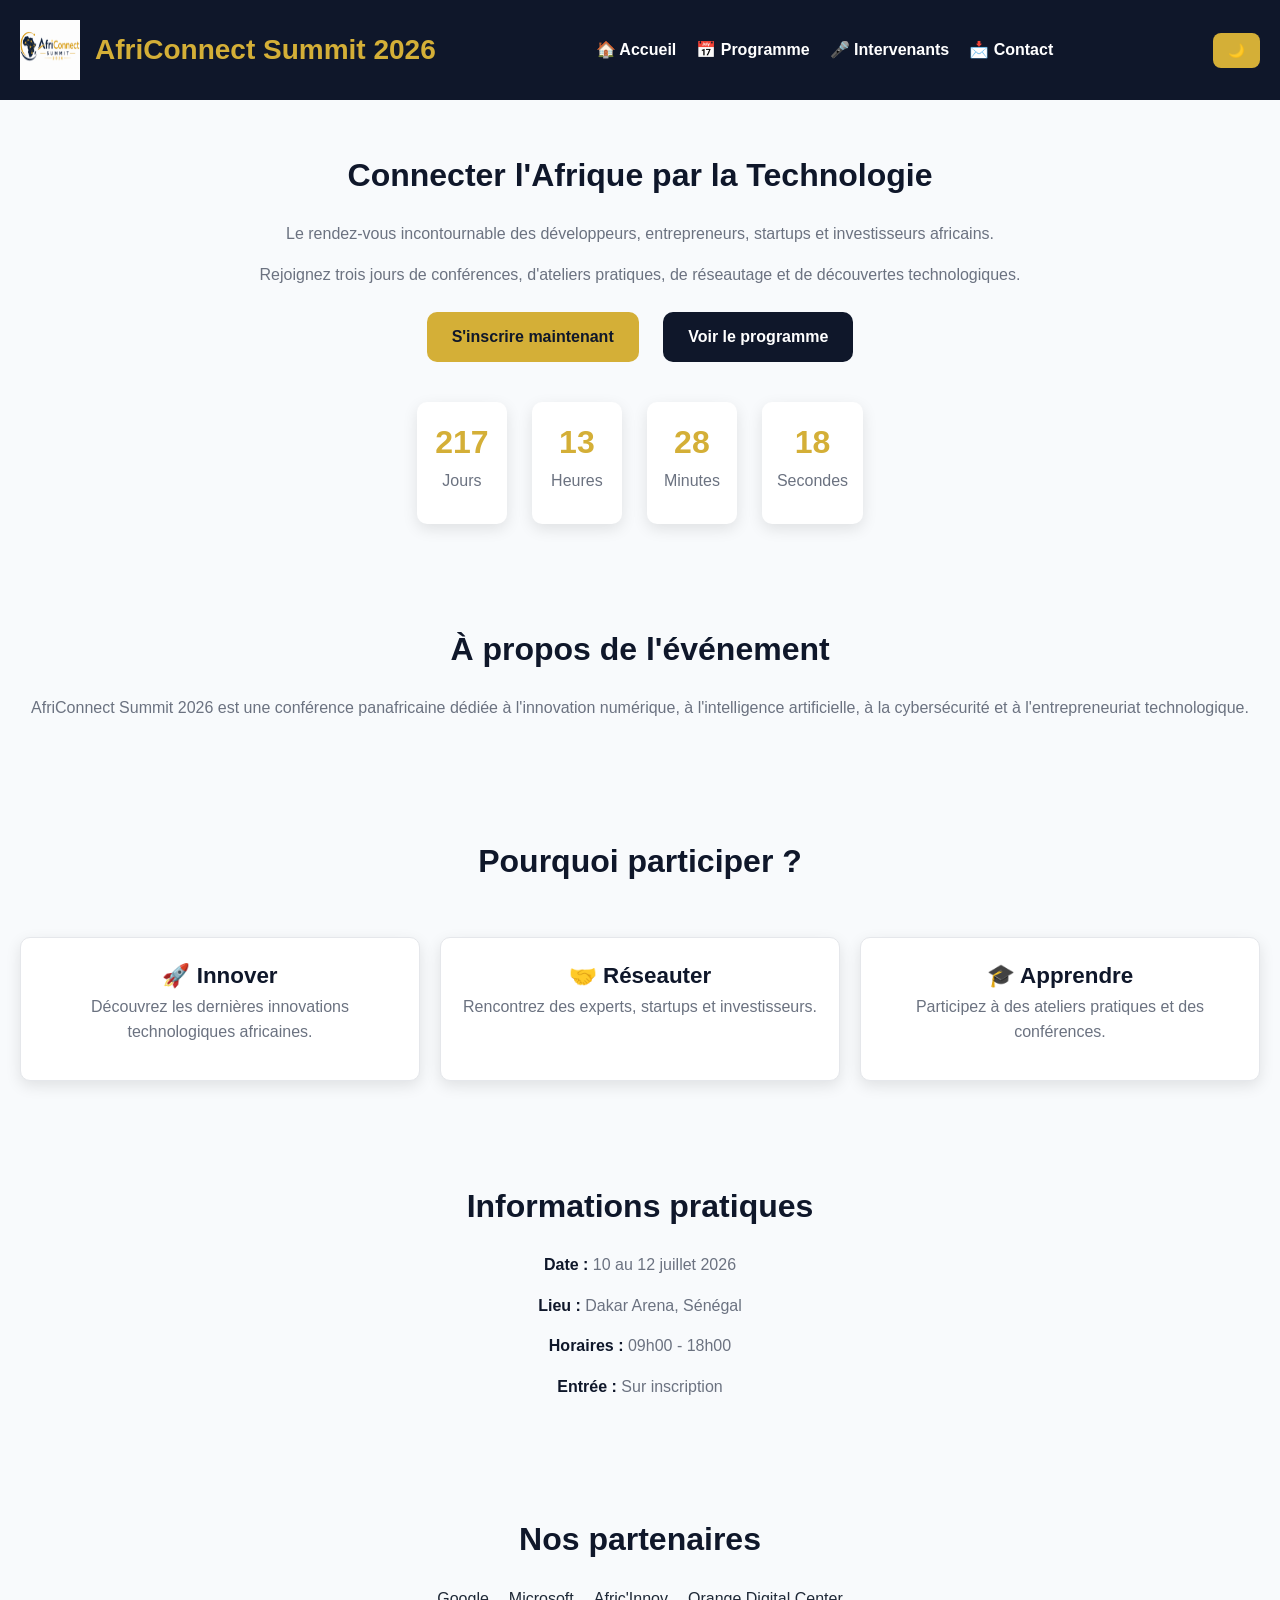
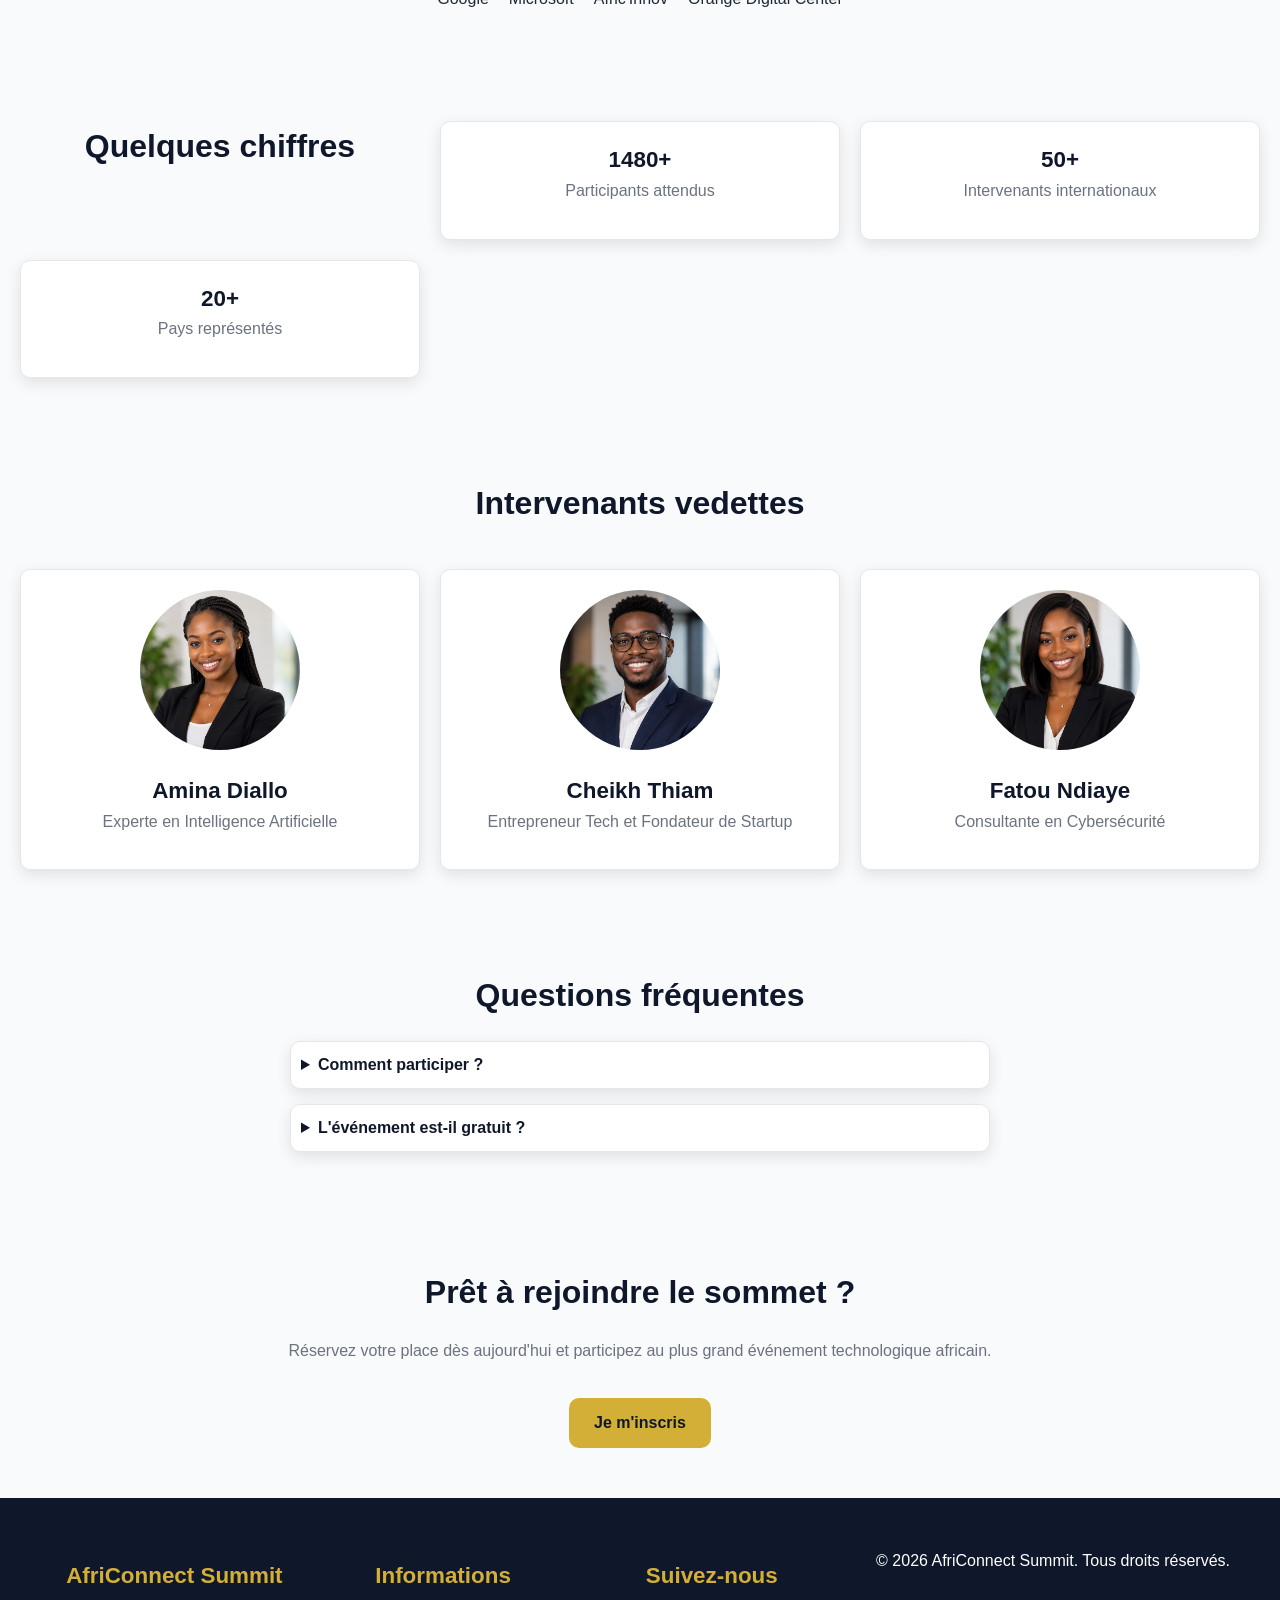
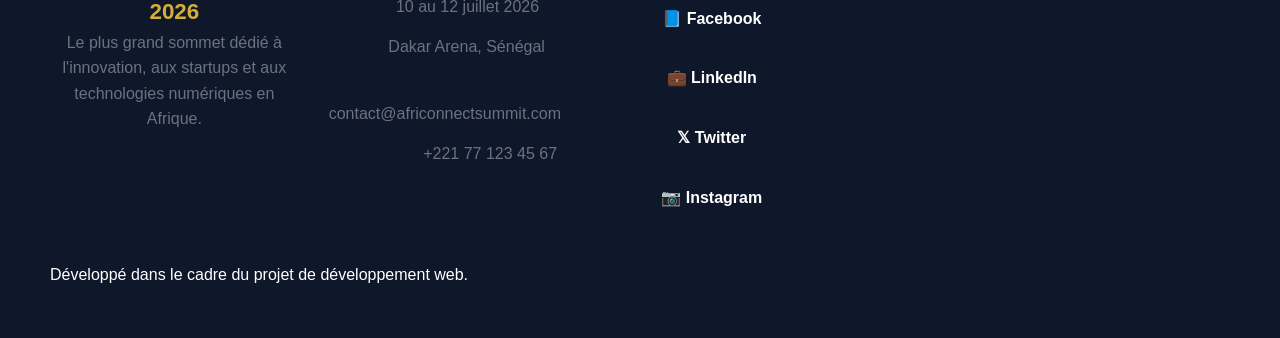
<file: index.html>
<!DOCTYPE html>
<html lang="fr">
<head>
    <meta charset="UTF-8">
    <meta name="viewport" content="width=device-width, initial-scale=1.0">
    <title>AfriConnect Summit 2026</title>

    <!-- ================= FEUILLE DE STYLE ================= -->
    <link rel="stylesheet" href="css/style.css">
</head>
<body>

    <!-- ================= HEADER ================= -->
    <header>

        <div class="logo">

        <img src="images/logo-africonnect-summit.png" alt="Logo AfriConnect Summit">
        <h1>AfriConnect Summit 2026</h1>
        </div>

        <!-- ================= BARRE DE NAVIGATION ================= -->

        <nav>

                <ul>

                    <li><a href="index.html">🏠 Accueil</a></li>

                    <li><a href="programme.html">📅 Programme</a></li>

                    <li><a href="intervenants.html">🎤 Intervenants</a></li>

                    <li><a href="contact.html">📩 Contact</a></li>

                </ul>

        </nav>
        <!-- ================= BOUTON MODE SOMBRE ================= -->

        <button id="themeToggle">🌙</button>
        <button id="menuToggle">☰</button>

    </header>

    <main>

        <!-- ================= HERO ================= -->
        <section id="hero">

            <h2>Connecter l'Afrique par la Technologie</h2>

            <p>
                Le rendez-vous incontournable des développeurs,
                entrepreneurs, startups et investisseurs africains.
            </p>

            <p>
                Rejoignez trois jours de conférences, d'ateliers pratiques,
                de réseautage et de découvertes technologiques.
            </p>

            <a href="contact.html">S'inscrire maintenant</a>

            <a href="programme.html">Voir le programme</a>

            <div id="countdown">

            <div>
                <span id="jours">00</span>
                <p>Jours</p>
            </div>

            <div>
                <span id="heures">00</span>
                <p>Heures</p>
            </div>

            <div>
                <span id="minutes">00</span>
                <p>Minutes</p>
            </div>

            <div>
                <span id="secondes">00</span>
                <p>Secondes</p>
            </div>

        </section>

        <!-- ================= A PROPOS DE L'EVENEMENT ================= -->
        <section id="apropos">

            <h2>À propos de l'événement</h2>

            <p>
                AfriConnect Summit 2026 est une conférence panafricaine
                dédiée à l'innovation numérique, à l'intelligence artificielle,
                à la cybersécurité et à l'entrepreneuriat technologique.
            </p>

        </section>
      <section id="pourquoi">

    <h2>Pourquoi participer ?</h2>

    <article>
        <h3>🚀 Innover</h3>
        <p>Découvrez les dernières innovations technologiques africaines.</p>
    </article>

    <article>
        <h3>🤝 Réseauter</h3>
        <p>Rencontrez des experts, startups et investisseurs.</p>
    </article>

    <article>
        <h3>🎓 Apprendre</h3>
        <p>Participez à des ateliers pratiques et des conférences.</p>
    </article>

</section>
        <section id="infos">

            <h2>Informations pratiques</h2>

            <p><strong>Date :</strong> 10 au 12 juillet 2026</p>

            <p><strong>Lieu :</strong> Dakar Arena, Sénégal</p>

            <p><strong>Horaires :</strong> 09h00 - 18h00</p>

            <p><strong>Entrée :</strong> Sur inscription</p>

        </section>
        <section id="partenaires">

            <h2>Nos partenaires</h2>

            <ul>

                <li>Google</li>

                <li>Microsoft</li>

                <li>Afric'Innov</li>

                <li>Orange Digital Center</li>

            </ul>

        </section>
        <!-- ================= STATISTIQUES ================= -->
        <section id="statistiques">

            <h2>Quelques chiffres</h2>

            <div>
                <h3 class="counter" data-target="2000">0</h3>
                <p>Participants attendus</p>
            </div>

            <div>
                <h3 class="counter" data-target="50">0</h3>
                <p>Intervenants internationaux</p>
            </div>

            <div>
                <h3 class="counter" data-target="20">0</h3>
                <p>Pays représentés</p>
            </div>

        </section>

        <!-- ================= INTERVENANTS VEDETTES ================= -->
        <section id="intervenants-vedettes">

            <h2>Intervenants vedettes</h2>

            <!-- Carte intervenant 1 -->
            <article>
                 <img src="images/amina diallo.png" alt="Amina Diallo">
                <h3>Amina Diallo</h3>
                <p>Experte en Intelligence Artificielle</p>
            </article>

            <!-- Carte intervenant 2 -->
            <article>
                 <img src="images/cheikh thiam.png" alt="cheikh thiam">
                <h3>Cheikh Thiam</h3>
                <p>Entrepreneur Tech et Fondateur de Startup</p>
            </article>

            <!-- Carte intervenant 3 -->
            <article>
                 <img src="images/fatou ndiaye.png" alt="fatou ndiaye">
                <h3>Fatou Ndiaye</h3>
                <p>Consultante en Cybersécurité</p>
            </article>

        </section>
        <section id="faq">

            <h2>Questions fréquentes</h2>

                <details>
                    <summary>Comment participer ?</summary>

                    <p>Il suffit de remplir le formulaire d'inscription.</p>

                </details>

            <details>
                <summary>L'événement est-il gratuit ?</summary>

                <p>Oui, l'accès est gratuit après validation de l'inscription.</p>

            </details>

        </section>
        <section id="inscription">

            <h2>Prêt à rejoindre le sommet ?</h2>

                <p>
                    Réservez votre place dès aujourd'hui et participez au plus grand
                    événement technologique africain.
                </p>

                <a href="contact.html">Je m'inscris</a>

        </section>

    </main>
    <button id="backToTop">↑</button>
    <!-- ================= FOOTER ================= -->
<footer>

    <section>

        <h3>AfriConnect Summit 2026</h3>

        <p>
            Le plus grand sommet dédié à l'innovation, aux startups et
            aux technologies numériques en Afrique.
        </p>

    </section>


    <section>

        <h3>Informations</h3>

        <p><strong>Date :</strong> 10 au 12 juillet 2026</p>

        <p><strong>Lieu :</strong> Dakar Arena, Sénégal</p>

        <p><strong>Email :</strong> contact@africonnectsummit.com</p>

        <p><strong>Téléphone :</strong> +221 77 123 45 67</p>

    </section>

    <section>

        <h3>Suivez-nous</h3>

        <ul>
            <li><a href="#">📘 Facebook</a></li>
            <li><a href="#">💼 LinkedIn</a></li>
            <li><a href="#">𝕏 Twitter</a></li>
            <li><a href="#">📷 Instagram</a></li>
        </ul>

    </section>

    <hr>

    <p>
        &copy; 2026 AfriConnect Summit. Tous droits réservés.
    </p>

    <p>
        Développé dans le cadre du projet de développement web.
    </p>

</footer>

    <!-- ================= SCRIPT JAVASCRIPT ================= -->
    <script src="js/main.js"></script>
</body>
</html>
</file>
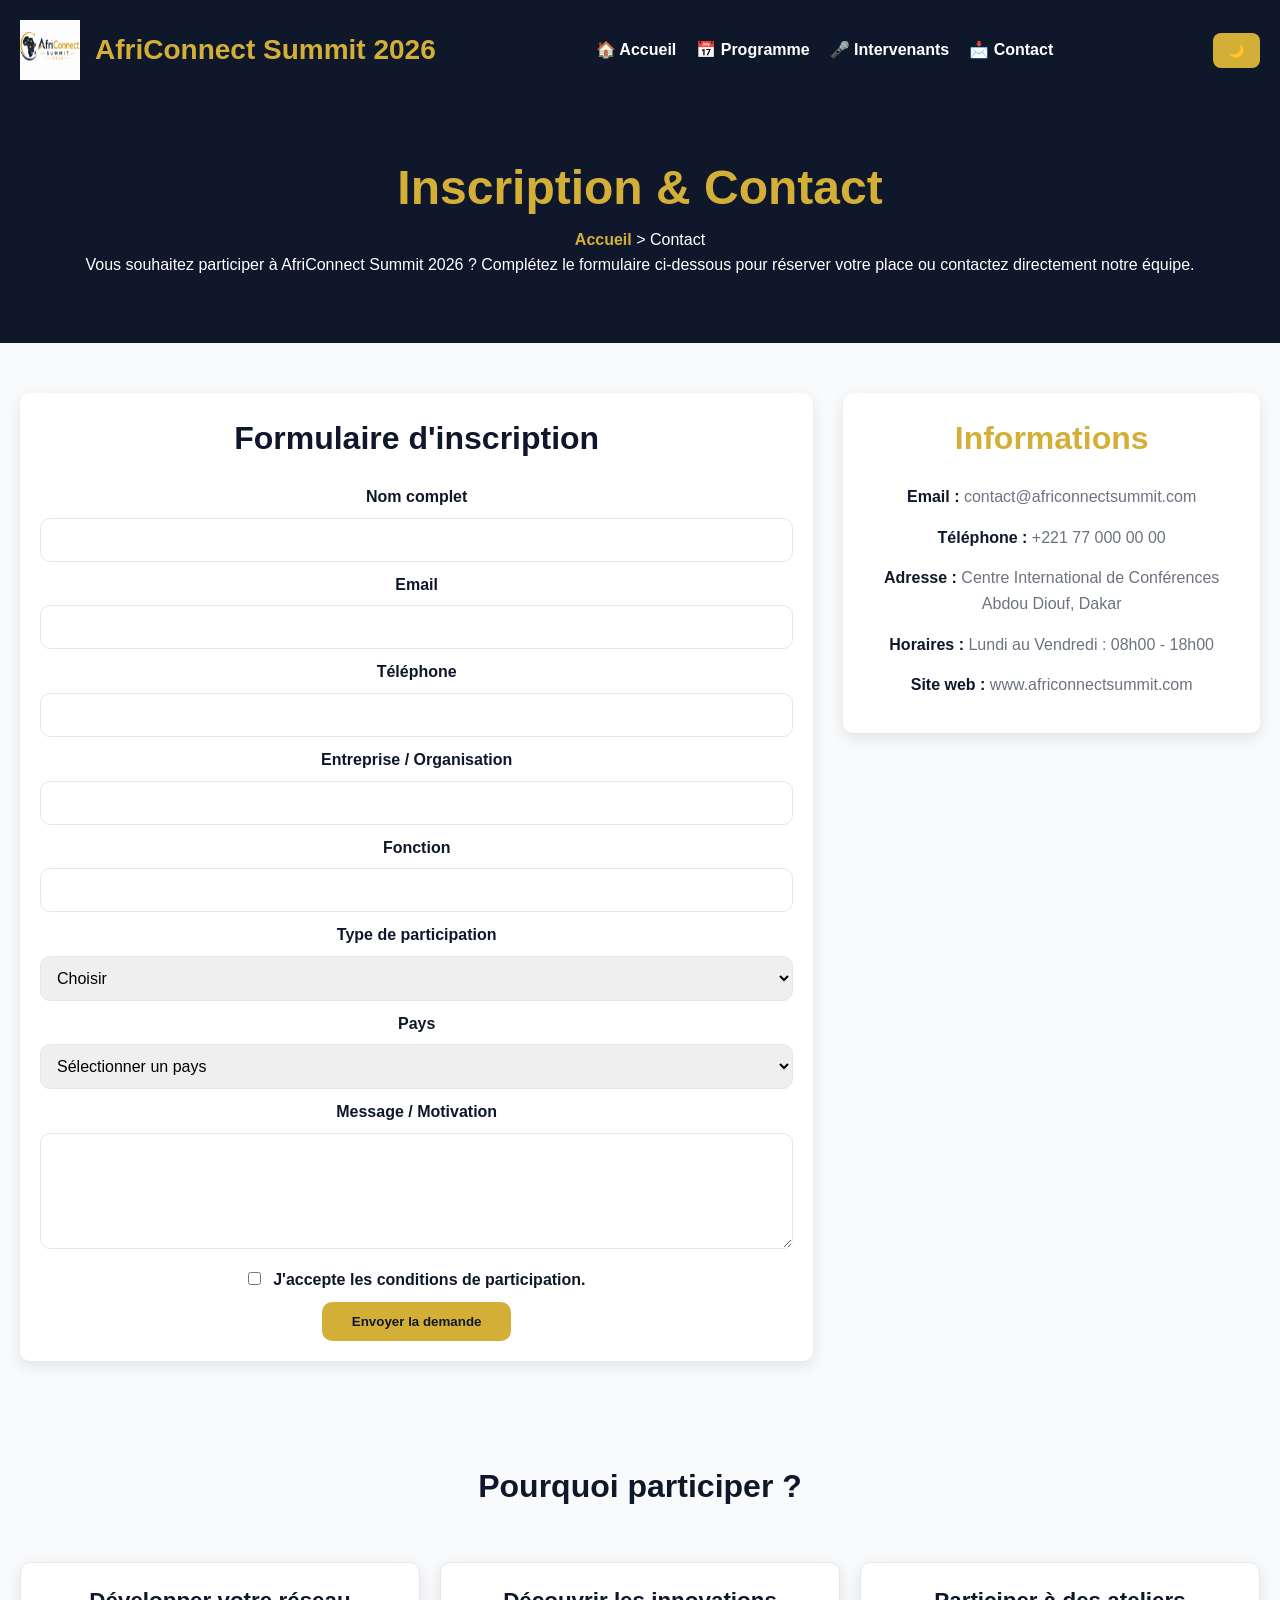
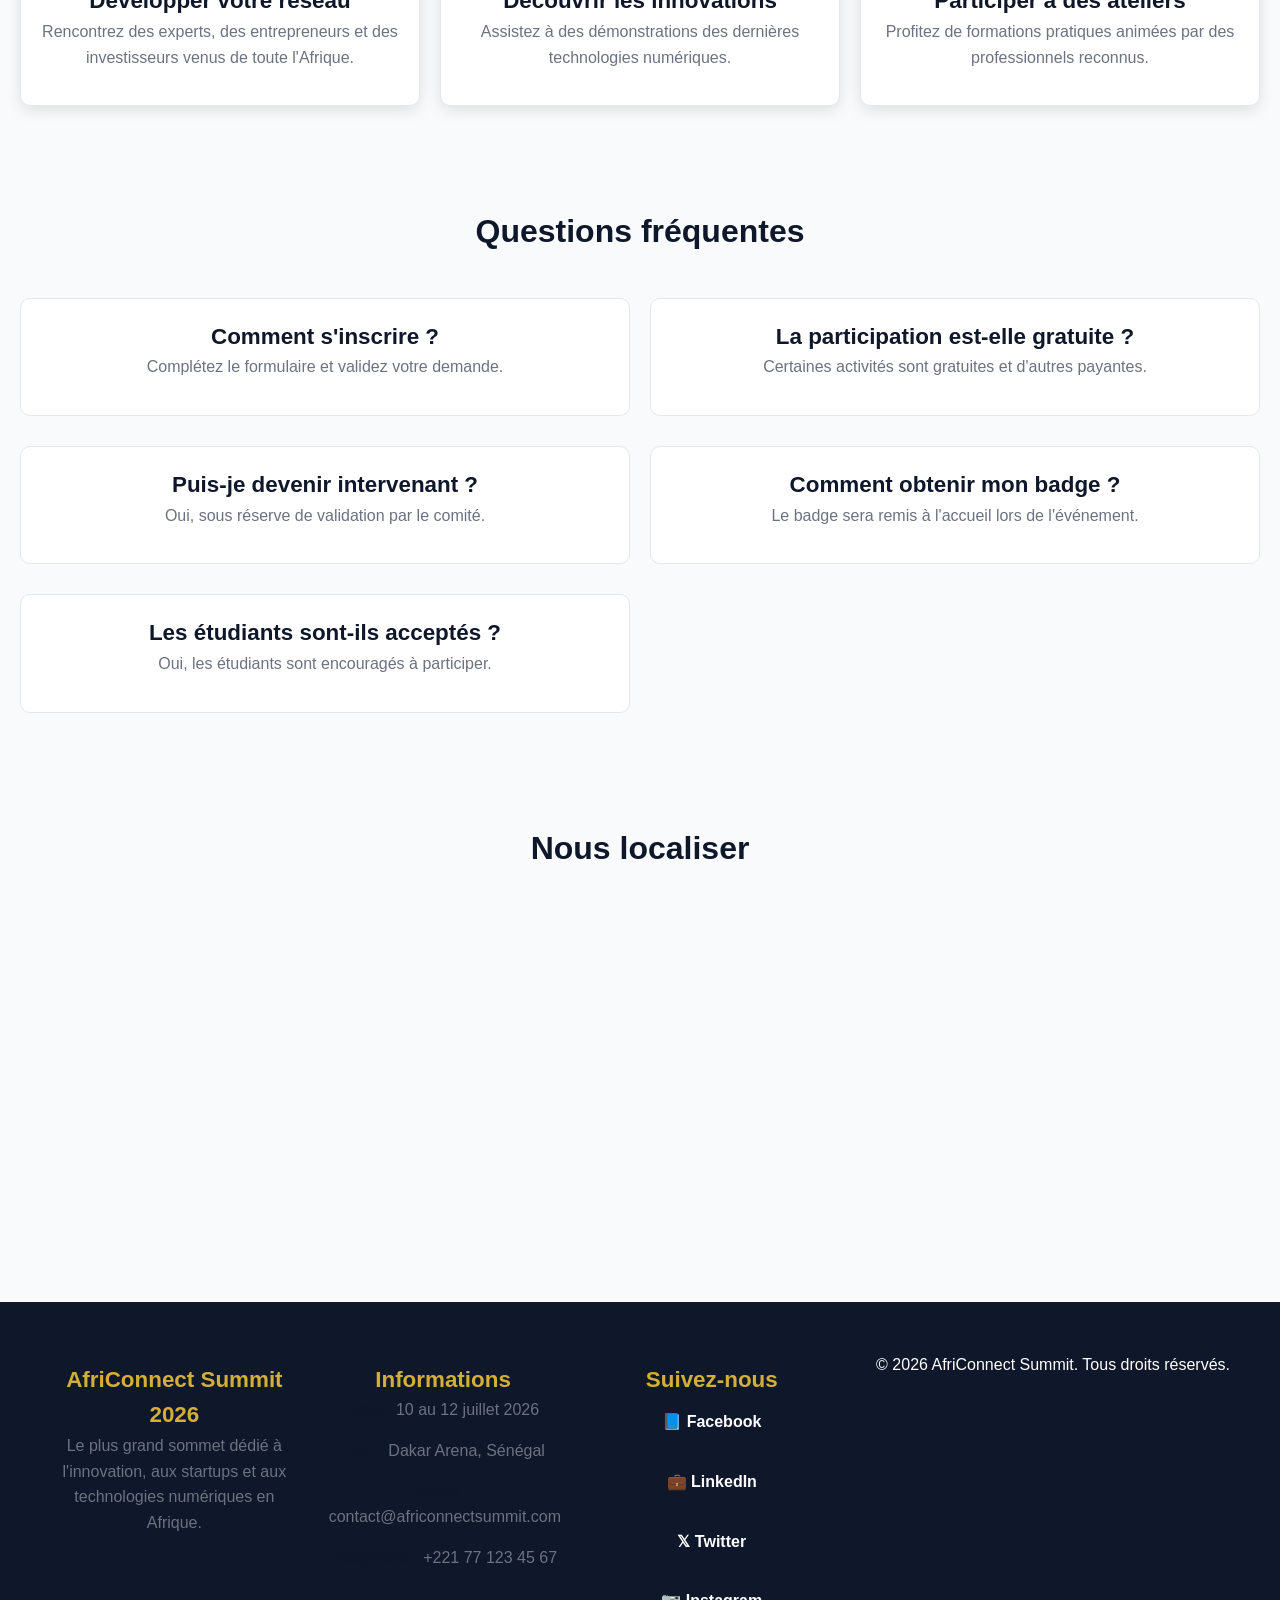
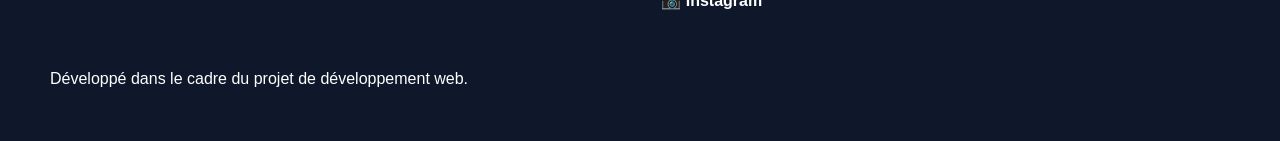
<file: contact.html>
<!DOCTYPE html>
<html lang="fr">
<head>
    <meta charset="UTF-8">
    <meta name="viewport" content="width=device-width, initial-scale=1.0">
    <title>Contact - AfriConnect Summit 2026</title>

    <!-- ================= FEUILLE DE STYLE ================= -->
    <link rel="stylesheet" href="css/style.css">
</head>
<body>

    <!-- ================= HEADER ================= -->
    <header>

    <div class="logo">

        <img src="images/logo-africonnect-summit.png" alt="Logo AfriConnect Summit">
        <h1>AfriConnect Summit 2026</h1>
    </div>

        <!-- ================= BARRE DE NAVIGATION ================= -->
        <nav>

            <ul>

                <li><a href="index.html">🏠 Accueil</a></li>

                <li><a href="programme.html">📅 Programme</a></li>

                <li><a href="intervenants.html">🎤 Intervenants</a></li>

                <li><a href="contact.html">📩 Contact</a></li>

            </ul>

        </nav>
            <!-- ================= BOUTON MODE SOMBRE ================= -->

            <button id="themeToggle">🌙</button>
            <button id="menuToggle">☰</button>

    </header>

    <main>

        <!-- ================= HERO INTERNE ================= -->
        <section class="hero fade">

            <h1>Inscription & Contact</h1>

            <nav aria-label="Fil d'Ariane">
                <a href="index.html">Accueil</a> >
                <span>Contact</span>
            </nav>

            <p>
                Vous souhaitez participer à AfriConnect Summit 2026 ?
                Complétez le formulaire ci-dessous pour réserver votre place
                ou contactez directement notre équipe.
            </p>

        </section>

        <!-- ================= FORMULAIRE D'INSCRIPTION ================= -->
        <section class="contact-inscription fade">

            <!-- ================= FORMULAIRE ================= -->
            <div class="formulaire">

                <h2>Formulaire d'inscription</h2>

                <form id="contactForm">
                    <!-- Champ Nom -->
                    <div class="form-group">
                        <label for="nom">Nom complet</label>
                        <input type="text" id="nom" name="nom" required>
                    </div>

                    <!-- Champ Email -->
                    <div class="form-group">
                        <label for="email">Email</label>
                        <input type="email" id="email" name="email" required>
                    </div>

                    <!-- Champ Téléphone -->
                    <div>
                        <label for="telephone">Téléphone</label>
                        <input type="tel" id="telephone" name="telephone">
                    </div>
                    <div>

                        <label for="organisation">Entreprise / Organisation</label>

                        <input type="text" id="organisation" name="organisation">

                    </div>

                    <div>

                        <label for="fonction">Fonction</label>

                        <input type="text" id="fonction" name="fonction">

                    </div>
                    <!-- Liste Type de participation -->
                    <div>
                        <label for="participation">Type de participation</label>
                        <select id="participation" name="participation">
                            <option value="">Choisir</option>
                            <option>Participant</option>
                            <option>Conférencier</option>
                            <option>Partenaire</option>
                            <option>Presse</option>
                        </select>
                    </div>

                    <!-- Liste Pays -->
                    <div>
                        <label for="pays">Pays</label>
                        <select id="pays" name="pays">
                            <option value="">Sélectionner un pays</option>
                            <option>Sénégal</option>
                            <option>Côte d'Ivoire</option>
                            <option>Ghana</option>
                            <option>Nigeria</option>
                            <option>Mali</option>
                            <option>Burkina Faso</option>
                            <option>Cameroun</option>
                            <option>Maroc</option>
                            <option>Tunisie</option>
                            <option>Ouganda</option>
                        </select>
                    </div>

                    <!-- Champ Message -->
                <div>
                    <label for="message">Message / Motivation</label>
                    <textarea
                        id="message"
                        name="message"
                        rows="5"
                        placeholder="Présentez-vous et expliquez pourquoi vous souhaitez participer à l'AfriConnect Summit..."
                        required>
                    </textarea>
                </div>

                        <!-- Case à cocher -->
                    <div class="form-group checkbox-group">
                        <input type="checkbox" id="conditions" name="conditions" required>
                        <label for="conditions">
                            J'accepte les conditions de participation.
                        </label>
                    </div>
                    <!-- Bouton d'envoi -->
                    <button type="submit">
                        Envoyer la demande
                    </button>

                </form>

            </div>

            <!-- ================= INFORMATIONS DE CONTACT ================= -->
            <aside class="infos-contact">

                <h2>Informations</h2>

                <p><strong>Email :</strong> contact@africonnectsummit.com</p>

                <p><strong>Téléphone :</strong> +221 77 000 00 00</p>

                <p><strong>Adresse :</strong> Centre International de Conférences Abdou Diouf, Dakar</p>

                <p><strong>Horaires :</strong> Lundi au Vendredi : 08h00 - 18h00</p>

                <p><strong>Site web :</strong> www.africonnectsummit.com</p>

            </aside>
        </section>
        <section>

            <h2>Pourquoi participer ?</h2>

            <article>

                <h3>Développer votre réseau</h3>

                <p>
                    Rencontrez des experts, des entrepreneurs
                    et des investisseurs venus de toute l'Afrique.
                </p>

            </article>

            <article>

                <h3>Découvrir les innovations</h3>

                <p>
                    Assistez à des démonstrations des dernières
                    technologies numériques.
                </p>

            </article>

            <article>

                <h3>Participer à des ateliers</h3>

                <p>
                    Profitez de formations pratiques animées
                    par des professionnels reconnus.
                </p>

            </article>

        </section>
        <!-- ================= FAQ ================= -->
        <section class="faq fade">

            <h2>Questions fréquentes</h2>

            <!-- Question 1 -->
            <div>
                <h3>Comment s'inscrire ?</h3>
                <p>Complétez le formulaire et validez votre demande.</p>
            </div>

            <!-- Question 2 -->
            <div>
                <h3>La participation est-elle gratuite ?</h3>
                <p>Certaines activités sont gratuites et d'autres payantes.</p>
            </div>

            <!-- Question 3 -->
            <div>
                <h3>Puis-je devenir intervenant ?</h3>
                <p>Oui, sous réserve de validation par le comité.</p>
            </div>

            <!-- Question 4 -->
            <div>
                <h3>Comment obtenir mon badge ?</h3>
                <p>Le badge sera remis à l'accueil lors de l'événement.</p>
            </div>

            <!-- Question 5 -->
            <div>
                <h3>Les étudiants sont-ils acceptés ?</h3>
                <p>Oui, les étudiants sont encouragés à participer.</p>
            </div>

        </section>

        <!-- ================= GOOGLE MAPS ================= -->
        <section class="localisation fade">

            <h2>Nous localiser</h2>

            <iframe
                src="https://www.google.com/maps/embed?pb="
                title="Localisation du sommet">
            </iframe>

        </section>

    </main>
    <button id="backToTop">↑</button>
        <!-- ================= FOOTER ================= -->
<footer class="fade">

    <section>

        <h3>AfriConnect Summit 2026</h3>

        <p>
            Le plus grand sommet dédié à l'innovation, aux startups et
            aux technologies numériques en Afrique.
        </p>

    </section>


    <section>

        <h3>Informations</h3>

        <p><strong>Date :</strong> 10 au 12 juillet 2026</p>

        <p><strong>Lieu :</strong> Dakar Arena, Sénégal</p>

        <p><strong>Email :</strong> contact@africonnectsummit.com</p>

        <p><strong>Téléphone :</strong> +221 77 123 45 67</p>

    </section>

    <section>

        <h3>Suivez-nous</h3>

        <ul>
            <li><a href="#">📘 Facebook</a></li>
            <li><a href="#">💼 LinkedIn</a></li>
            <li><a href="#">𝕏 Twitter</a></li>
            <li><a href="#">📷 Instagram</a></li>
        </ul>

    </section>

    <hr>

    <p>
        &copy; 2026 AfriConnect Summit. Tous droits réservés.
    </p>

    <p>
        Développé dans le cadre du projet de développement web.
    </p>

</footer>

    <!-- ================= SCRIPT JAVASCRIPT ================= -->
    <script src="js/main.js"></script>
</body>
</html>
</file>
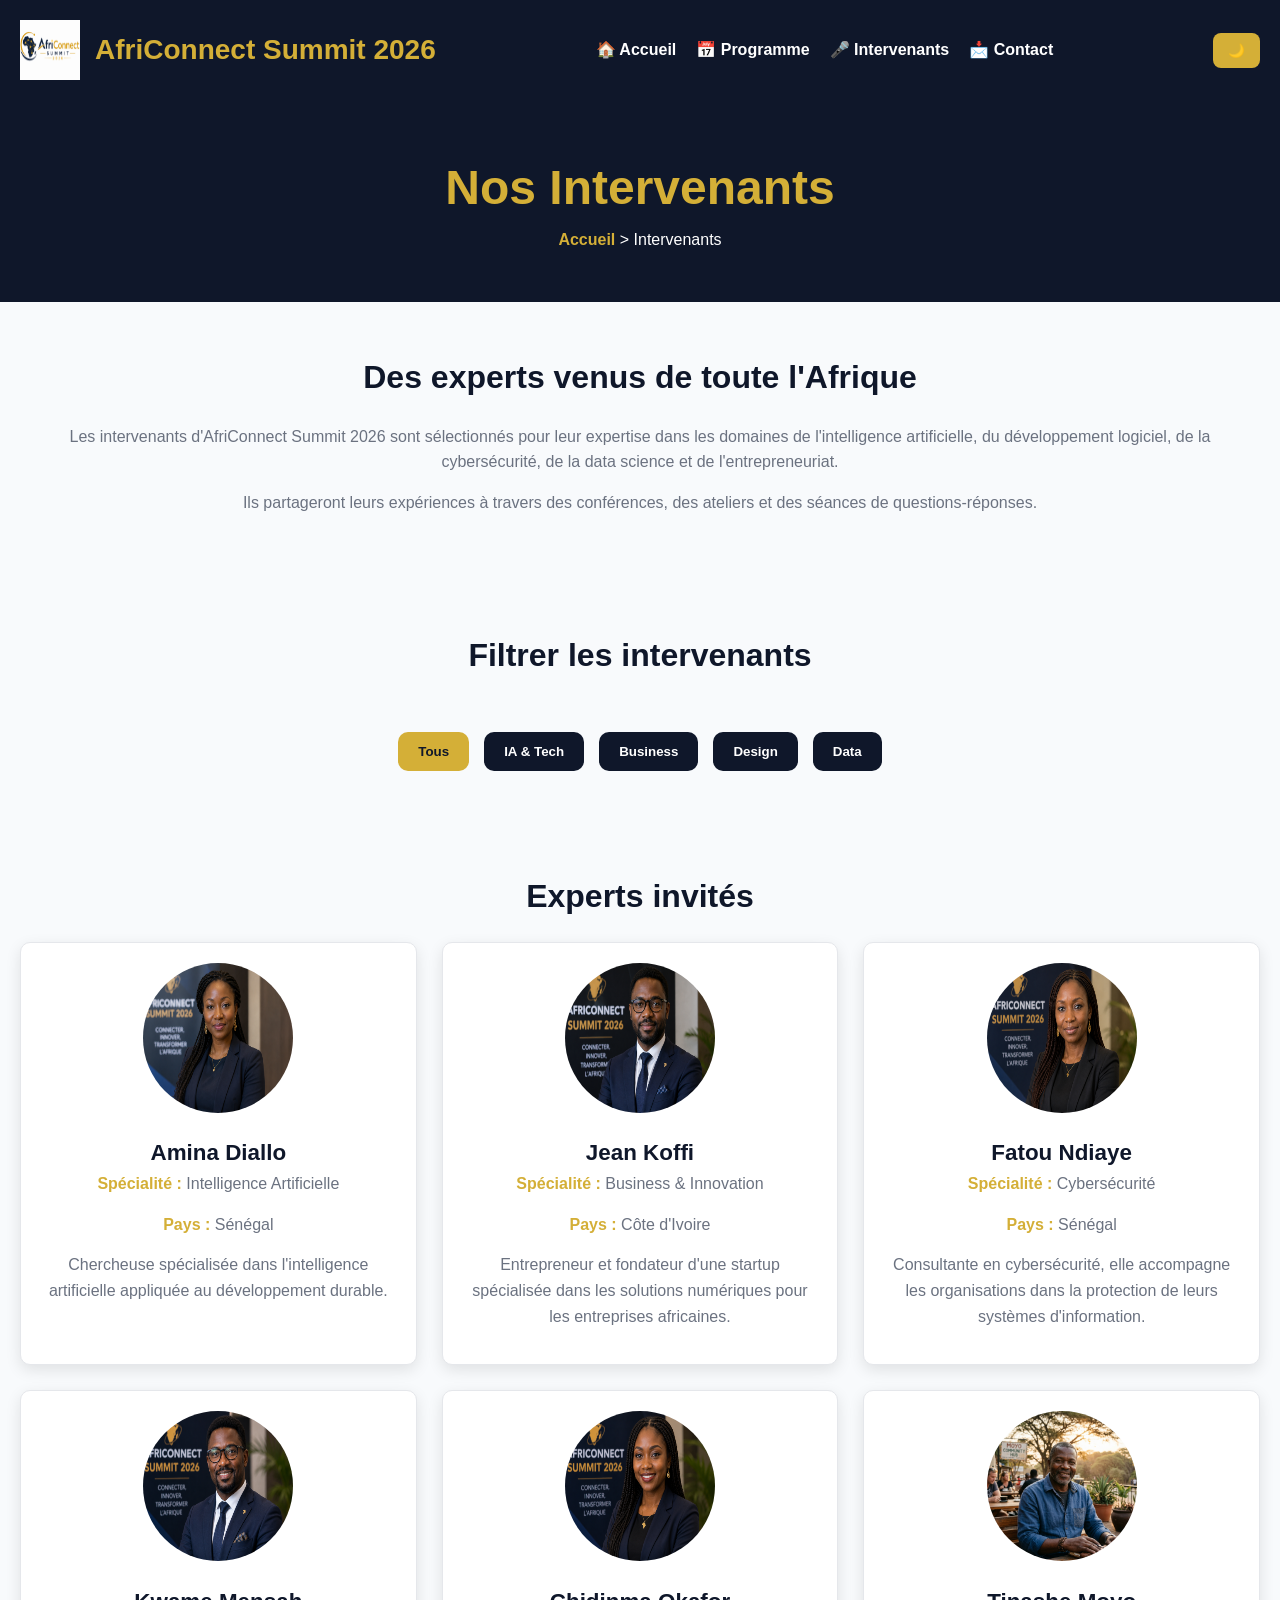
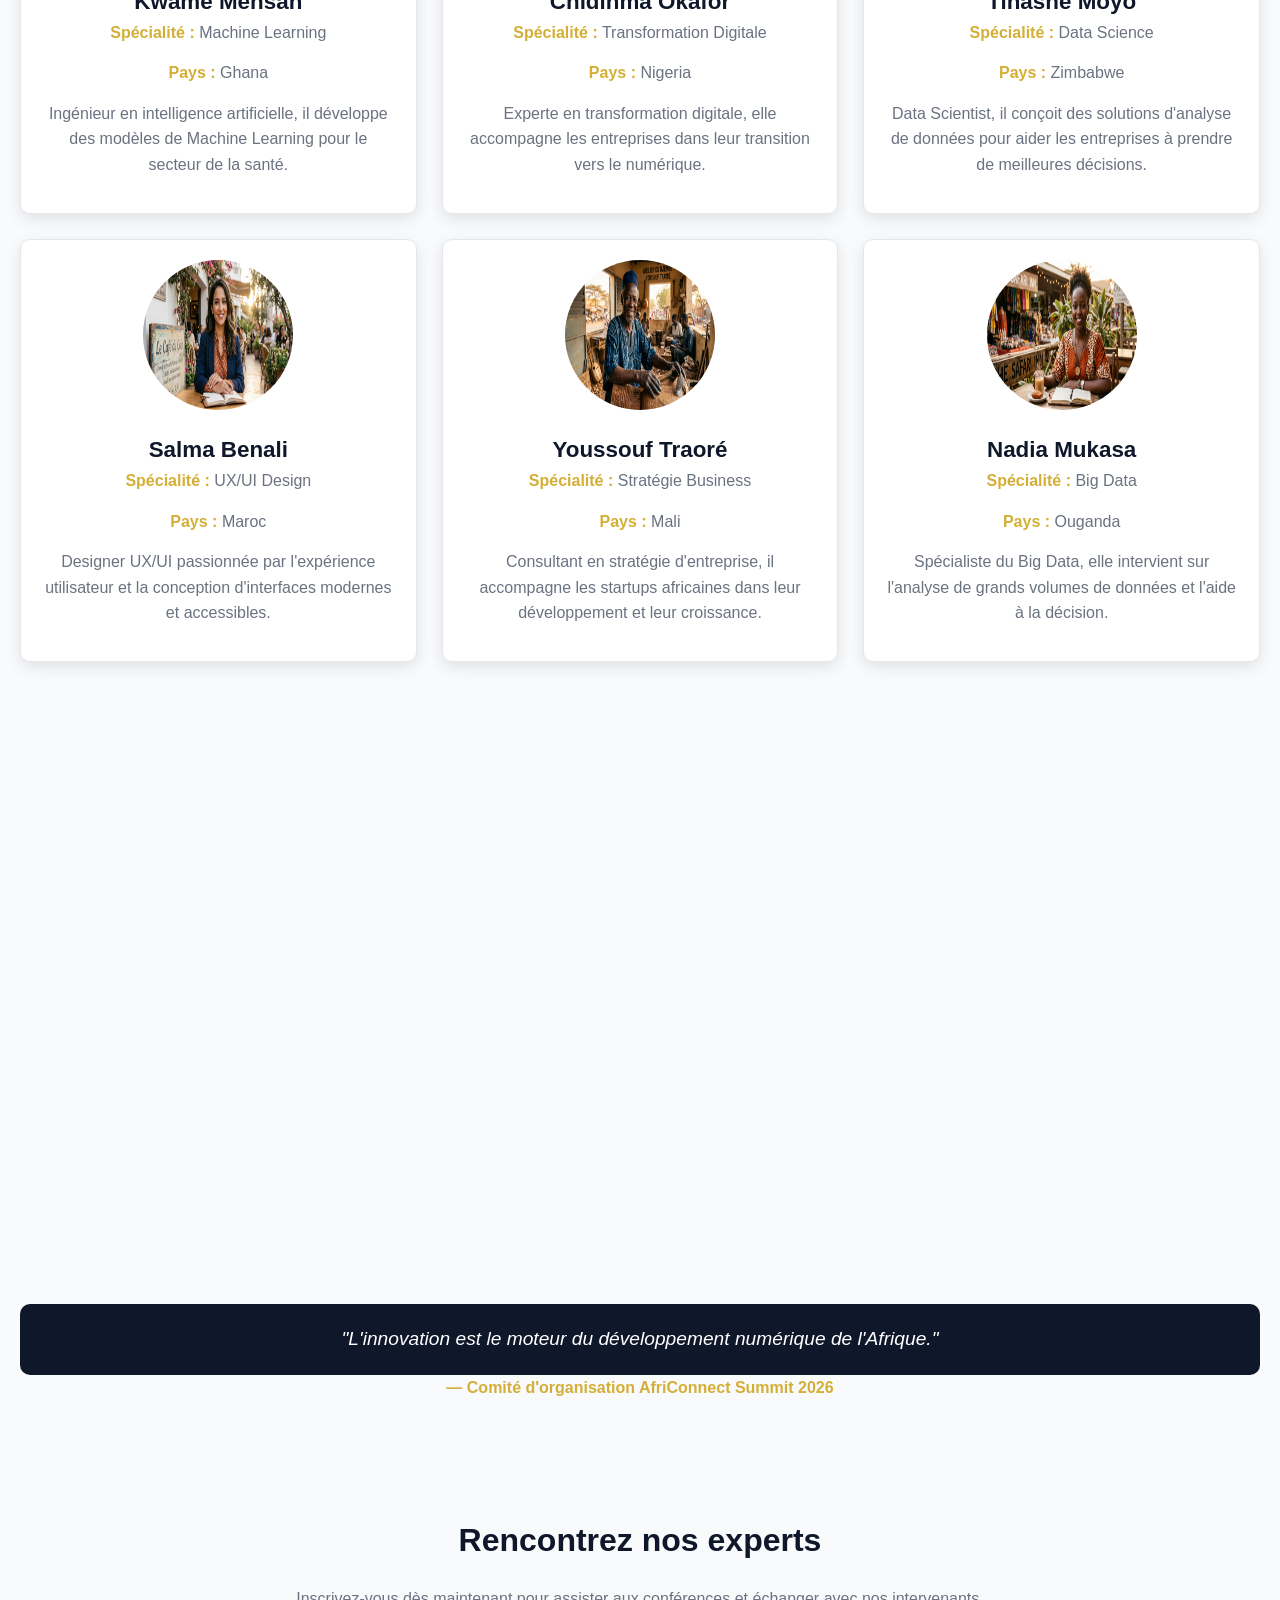
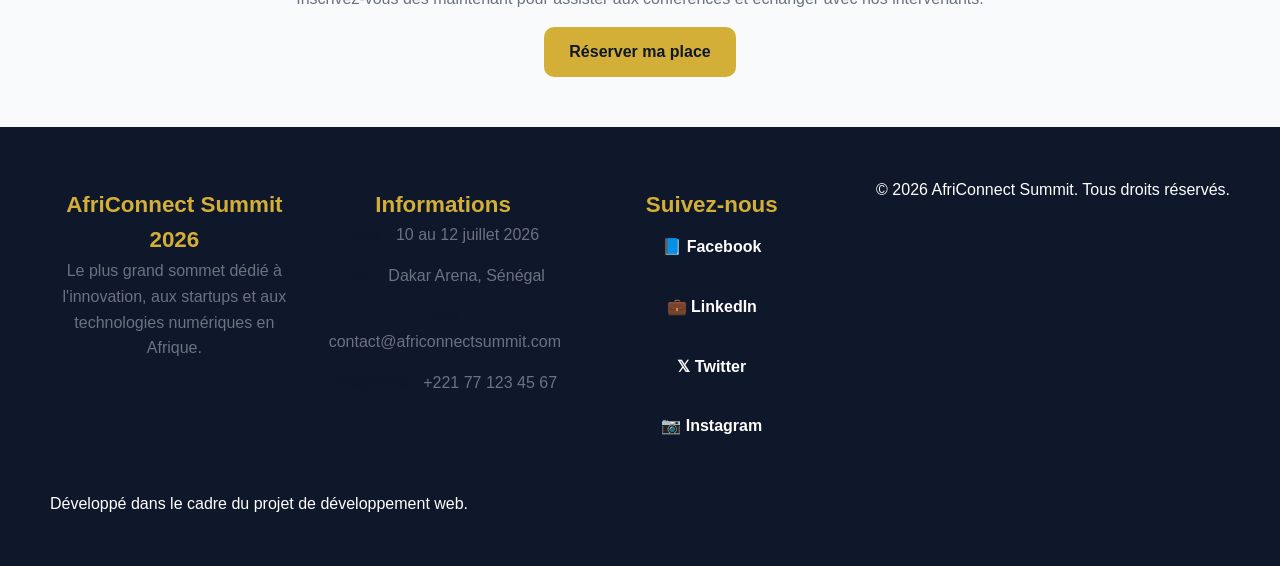
<file: intervenants.html>
<!DOCTYPE html>
<html lang="fr">
<head>
    <meta charset="UTF-8">
    <meta name="viewport" content="width=device-width, initial-scale=1.0">
    <title>Intervenants - AfriConnect Summit 2026</title>

    <!-- ================= FEUILLE DE STYLE ================= -->
    <link rel="stylesheet" href="css/style.css">
</head>
<body>

    <!-- ================= HEADER ================= -->
    <header>

     <div class="logo">

        <img src="images/logo-africonnect-summit.png" alt="Logo AfriConnect Summit">
        <h1>AfriConnect Summit 2026</h1>
     </div>

        <!-- ================= BARRE DE NAVIGATION ================= -->
        <nav>

            <ul>

                <li><a href="index.html">🏠 Accueil</a></li>

                <li><a href="programme.html">📅 Programme</a></li>

                <li><a href="intervenants.html">🎤 Intervenants</a></li>

                <li><a href="contact.html">📩 Contact</a></li>

            </ul>

        </nav>
            <!-- ================= BOUTON MODE SOMBRE ================= -->

            <button id="themeToggle">🌙</button>
            <button id="menuToggle">☰</button>

    </header>

    <main>

        <!-- ================= HERO INTERNE ================= -->
        <section class="hero">

            <h1>Nos Intervenants</h1>

            <!-- Fil d'Ariane -->
            <nav aria-label="Fil d'Ariane">
                <a href="index.html">Accueil</a> >
                <span>Intervenants</span>
            </nav>

        </section>
        <!-- ================= A PROPOS ================= -->
    <section>

            <h2>Des experts venus de toute l'Afrique</h2>

            <p>
                Les intervenants d'AfriConnect Summit 2026 sont sélectionnés
                pour leur expertise dans les domaines de l'intelligence
                artificielle, du développement logiciel, de la cybersécurité,
                de la data science et de l'entrepreneuriat.
            </p>

            <p>
                Ils partageront leurs expériences à travers des conférences,
                des ateliers et des séances de questions-réponses.
            </p>

    </section>
        <!-- ================= FILTRES DES INTERVENANTS ================= -->
        <section class="filtres">

            <h2>Filtrer les intervenants</h2>

            <div class="filtres-container">
                <button data-filter="tous" class="actif">Tous</button>
                <button data-filter="ia">IA & Tech</button>
                <button data-filter="business">Business</button>
                <button data-filter="design">Design</button>
                <button data-filter="data">Data</button>
            </div>

        </section>

        <!-- ================= GRILLE DES INTERVENANTS ================= -->
        <section class="intervenants">

            <h2>Experts invités</h2>

            <div class="grille-intervenants">

                <!-- ================= CARTE INTERVENANT 1 ================= -->
                <article data-category="ia" class="fade">

                        <img src="images/amina diallo intervenant.png" class="photo" alt="amina diallo">
                        <h3>Amina Diallo</h3>

                        <p><strong>Spécialité :</strong> Intelligence Artificielle</p>

                        <p><strong>Pays :</strong> Sénégal</p>

                        <p>
                            Chercheuse spécialisée dans l'intelligence artificielle
                            appliquée au développement durable.
                        </p>

                </article>

                <!-- ================= CARTE INTERVENANT 2 ================= -->
            <article data-category="business" class="fade">

                <img src="images/jean koffi intervenant.png" class="photo" alt="jean koffi">
                <h3>Jean Koffi</h3>

                <p><strong>Spécialité :</strong> Business & Innovation</p>

                <p><strong>Pays :</strong> Côte d'Ivoire</p>

                <p>
                    Entrepreneur et fondateur d'une startup spécialisée
                    dans les solutions numériques pour les entreprises africaines.
                </p>

            </article>

            <!-- ================= CARTE INTERVENANT 3 ================= -->
            <article data-category="ia" class="fade">

                <img src="images/fatou ndiaye intervenant.png" class="photo" alt="fatou ndiaye">
                <h3>Fatou Ndiaye</h3>

                <p><strong>Spécialité :</strong> Cybersécurité</p>

                <p><strong>Pays :</strong> Sénégal</p>

                <p>
                    Consultante en cybersécurité, elle accompagne les
                    organisations dans la protection de leurs systèmes d'information.
                </p>

            </article>

            <!-- ================= CARTE INTERVENANT 4 ================= -->
            <article article data-category="ia" class="fade">

                <img src="images/Kwame Mensah intervenant.png" class="photo" alt="kwame mensah">
                <h3>Kwame Mensah</h3>

                <p><strong>Spécialité :</strong> Machine Learning</p>

                <p><strong>Pays :</strong> Ghana</p>

                <p>
                    Ingénieur en intelligence artificielle, il développe
                    des modèles de Machine Learning pour le secteur de la santé.
                </p>

            </article>

            <!-- ================= CARTE INTERVENANT 5 ================= -->
            <article data-category="business" class="fade">

                <img src="images/Chidinma Okafor internant.png" class="photo" alt="Chidinma Okafor">
                <h3>Chidinma Okafor</h3>

                <p><strong>Spécialité :</strong> Transformation Digitale</p>

                <p><strong>Pays :</strong> Nigeria</p>

                <p>
                    Experte en transformation digitale, elle accompagne
                    les entreprises dans leur transition vers le numérique.
                </p>

            </article>

            <!-- ================= CARTE INTERVENANT 6 ================= -->
            <article data-category="data" class="fade">

                <img src="images/Tinashe Moyo intervenant - Copie.png" class="photo" alt="tinashe moyo">
                <h3>Tinashe Moyo</h3>

                <p><strong>Spécialité :</strong> Data Science</p>

                <p><strong>Pays :</strong> Zimbabwe</p>

                <p>
                    Data Scientist, il conçoit des solutions d'analyse
                    de données pour aider les entreprises à prendre de meilleures décisions.
                </p>

            </article>

            <!-- ================= CARTE INTERVENANT 7 ================= -->
            <article data-category="design" class="fade">

                <img src="images/salma benali intervenant.png" class="photo" alt="salma benali">
                <h3>Salma Benali</h3>

                <p><strong>Spécialité :</strong> UX/UI Design</p>

                <p><strong>Pays :</strong> Maroc</p>

                <p>
                    Designer UX/UI passionnée par l'expérience utilisateur
                    et la conception d'interfaces modernes et accessibles.
                </p>

            </article>

            <!-- ================= CARTE INTERVENANT 8 ================= -->
            <article data-category="business" class="fade">

               <img src="images/Youssouf Traoré intervenant.png" class="photo" alt="youssouf traore">
                <h3>Youssouf Traoré</h3>

                <p><strong>Spécialité :</strong> Stratégie Business</p>

                <p><strong>Pays :</strong> Mali</p>

                <p>
                    Consultant en stratégie d'entreprise, il accompagne
                    les startups africaines dans leur développement et leur croissance.
                </p>

            </article>

            <!-- ================= CARTE INTERVENANT 9 ================= -->
            <article  data-category="data" class="fade">

                <img src="images/Nadia Mukasa intervenant.png" class="photo" alt="nadia mukasa">
                <h3>Nadia Mukasa</h3>

                <p><strong>Spécialité :</strong> Big Data</p>

                <p><strong>Pays :</strong> Ouganda</p>

                <p>
                    Spécialiste du Big Data, elle intervient sur
                    l'analyse de grands volumes de données et l'aide à la décision.
                </p>

            </article>

        </section>
        <section>

                <h2>Domaines représentés</h2>

                <ul>

                    <li>Intelligence Artificielle</li>

                    <li>Cybersécurité</li>

                    <li>Développement Web</li>

                    <li>Cloud Computing</li>

                    <li>Data Science</li>

                    <li>UX/UI Design</li>

                    <li>Transformation Digitale</li>

                    <li>Entrepreneuriat</li>

                </ul>

        </section>
            <section>

                <h2>Pourquoi assister à leurs conférences ?</h2>

                <article>

                    <h3>Apprendre</h3>

                    <p>
                        Découvrir les nouvelles tendances technologiques.
                    </p>

                </article>

                <article>

                    <h3>S'inspirer</h3>

                    <p>
                        Écouter les parcours de professionnels reconnus.
                    </p>

                </article>

                <article>

                    <h3>Échanger</h3>

                    <p>
                        Poser vos questions et développer votre réseau.
                    </p>

                </article>

            </section>
            <section>

                    <blockquote>

                        "L'innovation est le moteur du développement numérique
                        de l'Afrique."

                    </blockquote>

                    <p>— Comité d'organisation AfriConnect Summit 2026</p>

            </section>
            <section>

                <h2>Rencontrez nos experts</h2>

                <p>
                    Inscrivez-vous dès maintenant pour assister
                    aux conférences et échanger avec nos intervenants.
                </p>

                <a href="contact.html">Réserver ma place</a>

            </section>
    </main>
    <button id="backToTop">↑</button>
        <!-- ================= FOOTER ================= -->
<footer>

    <section>

        <h3>AfriConnect Summit 2026</h3>

        <p>
            Le plus grand sommet dédié à l'innovation, aux startups et
            aux technologies numériques en Afrique.
        </p>

    </section>

    <section>

        <h3>Informations</h3>

        <p><strong>Date :</strong> 10 au 12 juillet 2026</p>

        <p><strong>Lieu :</strong> Dakar Arena, Sénégal</p>

        <p><strong>Email :</strong> contact@africonnectsummit.com</p>

        <p><strong>Téléphone :</strong> +221 77 123 45 67</p>

    </section>

    <section>

        <h3>Suivez-nous</h3>

        <ul>
            <li><a href="#">📘 Facebook</a></li>
            <li><a href="#">💼 LinkedIn</a></li>
            <li><a href="#">𝕏 Twitter</a></li>
            <li><a href="#">📷 Instagram</a></li>
        </ul>

    </section>

    <hr>

    <p>
        &copy; 2026 AfriConnect Summit. Tous droits réservés.
    </p>

    <p>
        Développé dans le cadre du projet de développement web.
    </p>

</footer>
    <!-- ================= SCRIPT JAVASCRIPT ================= -->
    <script src="js/main.js"></script>
</body>
</html>
</file>
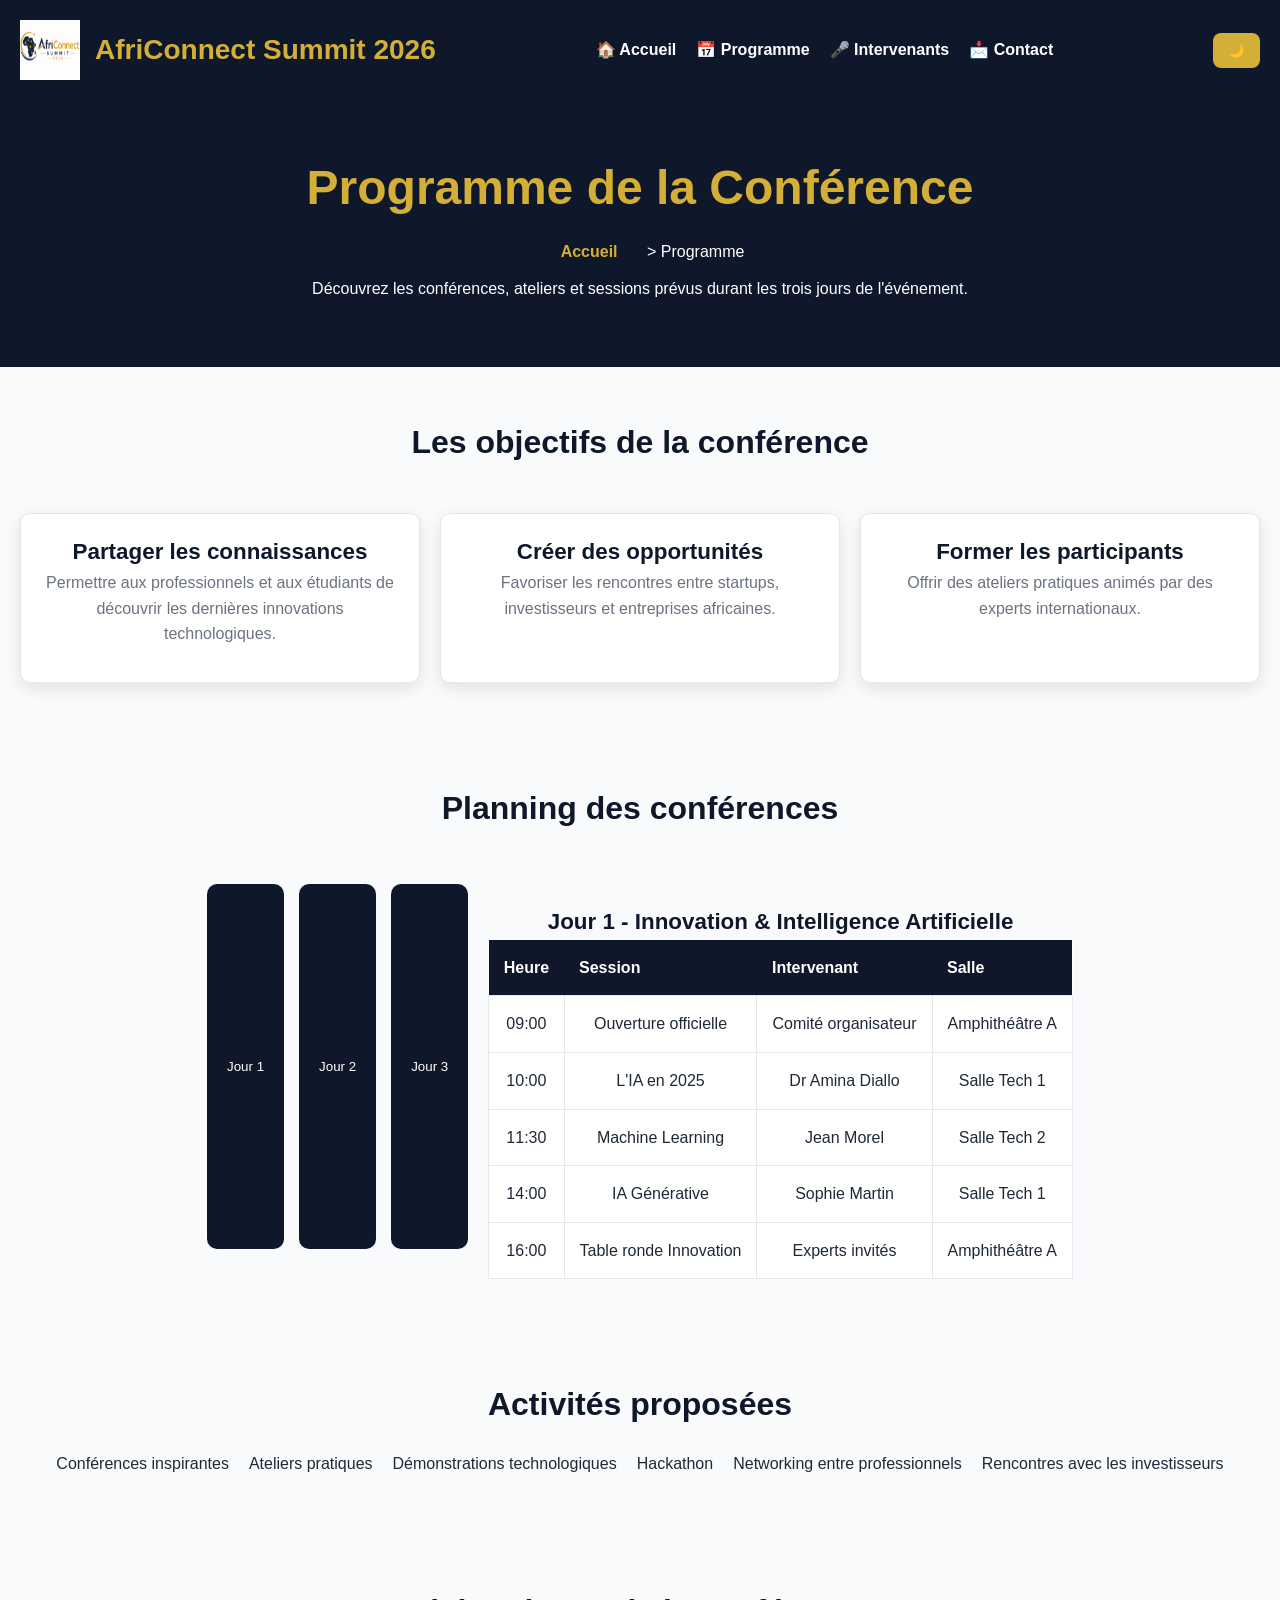
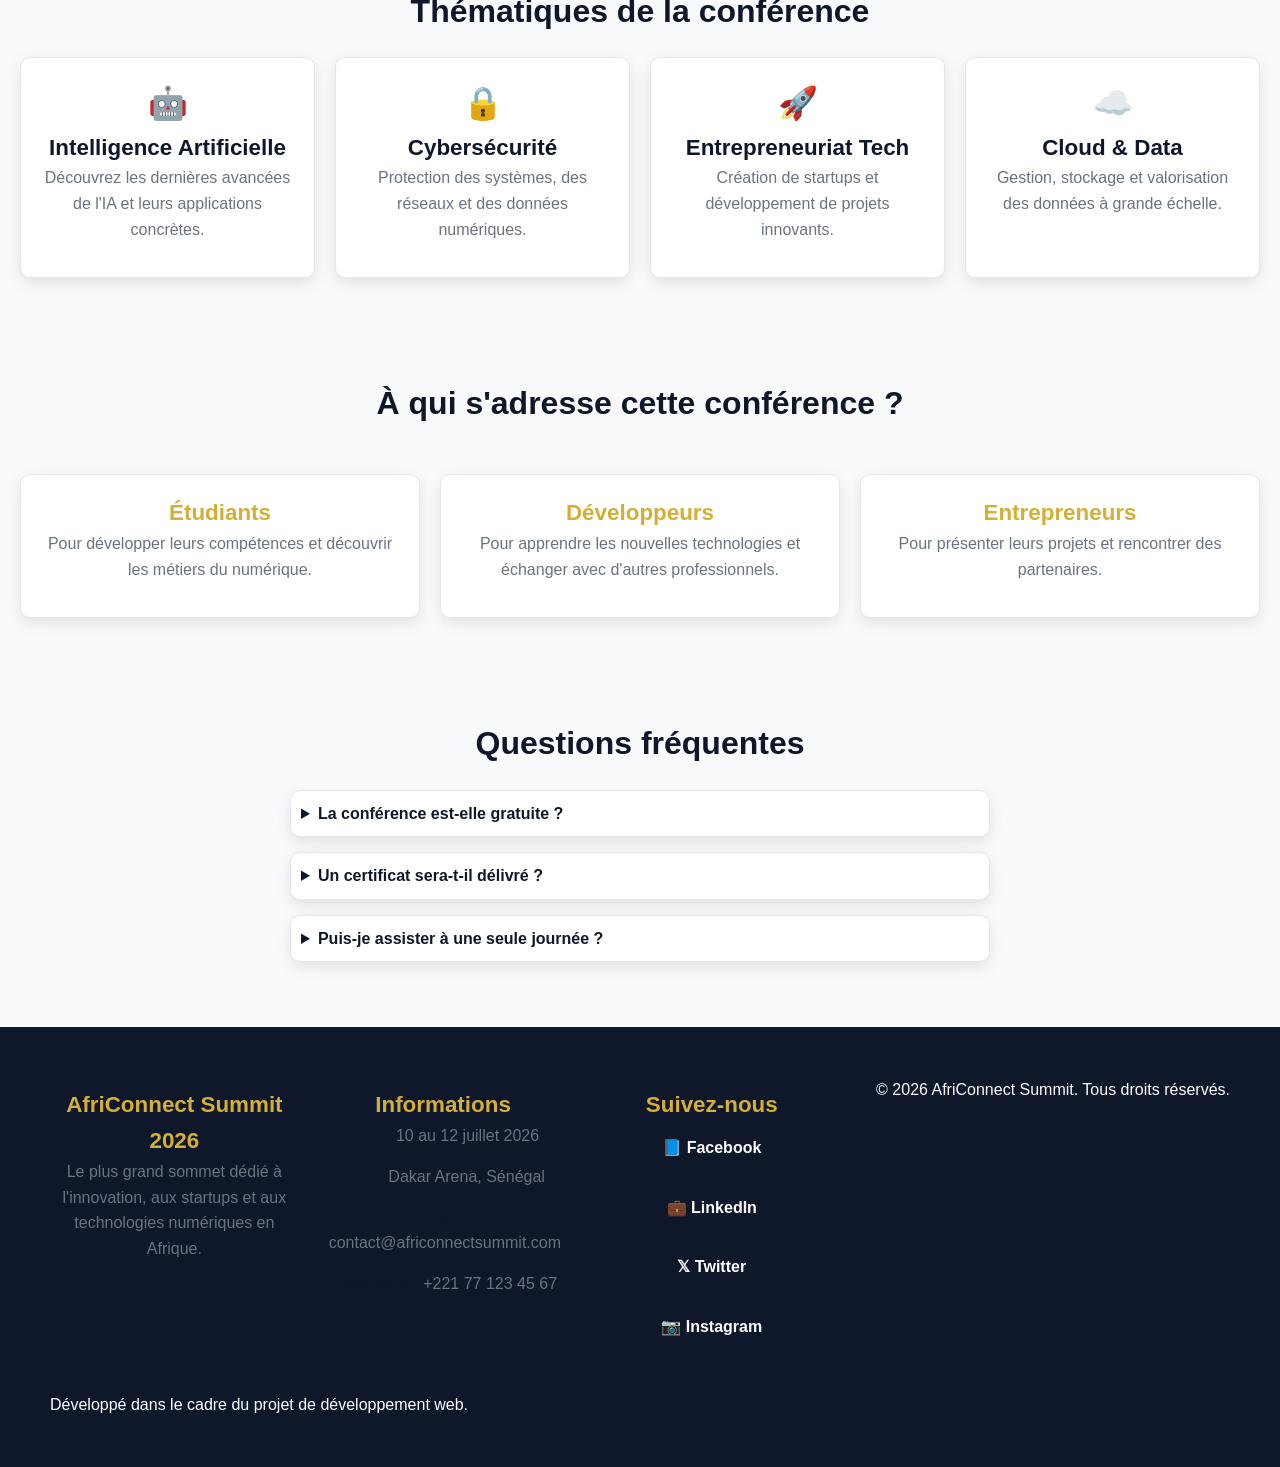
<file: programme.html>
<!DOCTYPE html>
<html lang="fr">
<head>
    <meta charset="UTF-8">
    <meta name="viewport" content="width=device-width, initial-scale=1.0">
    <title>Programme - AfriConnect Summit 2026</title>

    <!-- ================= FEUILLE DE STYLE ================= -->
    <link rel="stylesheet" href="css/style.css">
</head>
<body>

    <!-- ================= HEADER ================= -->
    <header>

    <div class="logo">

        <img src="images/logo-africonnect-summit.png" alt="Logo AfriConnect Summit">
        <h1>AfriConnect Summit 2026</h1>
    </div>
        <!-- ================= BARRE DE NAVIGATION ================= -->
        <nav>

                <ul>

                    <li><a href="index.html">🏠 Accueil</a></li>

                    <li><a href="programme.html">📅 Programme</a></li>

                    <li><a href="intervenants.html">🎤 Intervenants</a></li>

                    <li><a href="contact.html">📩 Contact</a></li>

                </ul>

        </nav>
            <!-- ================= BOUTON MODE SOMBRE ================= -->

            <button id="themeToggle">🌙</button>
            <button id="menuToggle">☰</button>

    </header>

    <main>

        <!-- ================= HERO INTERNE ================= -->
        <section class="hero-interne fade">

            <h1>Programme de la Conférence</h1>

            <!-- Fil d'Ariane -->
            <nav aria-label="Fil d'Ariane">
                <a href="index.html">Accueil</a> >
                <span>Programme</span>
            </nav>

            <p>
                Découvrez les conférences, ateliers et sessions prévus
                durant les trois jours de l'événement.
            </p>

        </section>
        <!-- ================= OBJECTIFS ================= -->
    <section  class="objectifs fade">

        <h2>Les objectifs de la conférence</h2>

        <article>
            <h3>Partager les connaissances</h3>
            <p>
                Permettre aux professionnels et aux étudiants
                de découvrir les dernières innovations technologiques.
            </p>
        </article>

        <article>
            <h3>Créer des opportunités</h3>
            <p>
                Favoriser les rencontres entre startups,
                investisseurs et entreprises africaines.
            </p>
        </article>

        <article>
            <h3>Former les participants</h3>
            <p>
                Offrir des ateliers pratiques animés par
                des experts internationaux.
            </p>
        </article>

    </section>
        <!-- ================= ONGLETS DES 3 JOURS ================= -->
        <section class="onglets-3 fade">

            <h2>Planning des conférences</h2>
            <!-- Boutons de navigation entre les jours -->
           <div class="onglets">
                <button class="actif" data-jour="1">Jour 1</button>
                <button data-jour="2">Jour 2</button>
                <button data-jour="3">Jour 3</button>
            </div>

            <!-- ================= PLANNING JOUR 1 ================= -->
            <div id="planning-jour1" class="planning active fade">

                <h3>Jour 1 - Innovation & Intelligence Artificielle</h3>

                <table>
                    <thead>
                        <tr>
                            <th>Heure</th>
                            <th>Session</th>
                            <th>Intervenant</th>
                            <th>Salle</th>
                        </tr>
                    </thead>

                    <tbody>
                        <tr>
                            <td>09:00</td>
                            <td>Ouverture officielle</td>
                            <td>Comité organisateur</td>
                            <td>Amphithéâtre A</td>
                        </tr>

                        <tr>
                            <td>10:00</td>
                            <td>L'IA en 2025</td>
                            <td>Dr Amina Diallo</td>
                            <td>Salle Tech 1</td>
                        </tr>

                        <tr>
                            <td>11:30</td>
                            <td>Machine Learning</td>
                            <td>Jean Morel</td>
                            <td>Salle Tech 2</td>
                        </tr>

                        <tr>
                            <td>14:00</td>
                            <td>IA Générative</td>
                            <td>Sophie Martin</td>
                            <td>Salle Tech 1</td>
                        </tr>

                        <tr>
                            <td>16:00</td>
                            <td>Table ronde Innovation</td>
                            <td>Experts invités</td>
                            <td>Amphithéâtre A</td>
                        </tr>
                    </tbody>
                </table>

            </div>

            <!-- ================= PLANNING JOUR 2 ================= -->
            <div id="planning-jour2" class="planning fade">

                <h3>Jour 2 - Cybersécurité</h3>

                <table>
                    <thead>
                        <tr>
                            <th>Heure</th>
                            <th>Session</th>
                            <th>Intervenant</th>
                            <th>Salle</th>
                        </tr>
                    </thead>

                    <tbody>
                        <tr>
                            <td>09:00</td>
                            <td>Sécurité des réseaux</td>
                            <td>Fatou Ndiaye</td>
                            <td>Salle Cyber</td>
                        </tr>

                        <tr>
                            <td>10:30</td>
                            <td>Protection des données</td>
                            <td>Marc Dupont</td>
                            <td>Salle Cyber</td>
                        </tr>

                        <tr>
                            <td>12:00</td>
                            <td>Pause & Networking</td>
                            <td>-</td>
                            <td>Hall</td>
                        </tr>

                        <tr>
                            <td>14:00</td>
                            <td>Ethical Hacking</td>
                            <td>Sarah Koné</td>
                            <td>Lab 1</td>
                        </tr>

                        <tr>
                            <td>16:00</td>
                            <td>Atelier pratique</td>
                            <td>Équipe Cyber</td>
                            <td>Lab 2</td>
                        </tr>
                    </tbody>
                </table>

            </div>

            <!-- ================= PLANNING JOUR 3 ================= -->
            <div id="planning-jour3" class="planning fade">

                <h3>Jour 3 - Entrepreneuriat Tech</h3>

                <table>
                    <thead>
                        <tr>
                            <th>Heure</th>
                            <th>Session</th>
                            <th>Intervenant</th>
                            <th>Salle</th>
                        </tr>
                    </thead>

                    <tbody>
                        <tr>
                            <td>09:00</td>
                            <td>Créer sa startup</td>
                            <td>Ali Ben Salah</td>
                            <td>Salle Startup</td>
                        </tr>

                        <tr>
                            <td>10:30</td>
                            <td>Levée de fonds</td>
                            <td>Claire Bernard</td>
                            <td>Salle Startup</td>
                        </tr>

                        <tr>
                            <td>12:00</td>
                            <td>Pause déjeuner</td>
                            <td>-</td>
                            <td>Hall</td>
                        </tr>

                        <tr>
                            <td>14:00</td>
                            <td>Marketing digital</td>
                            <td>Youssef Traoré</td>
                            <td>Salle Business</td>
                        </tr>

                        <tr>
                            <td>16:00</td>
                            <td>Pitch final</td>
                            <td>Participants</td>
                            <td>Amphithéâtre A</td>
                        </tr>
                    </tbody>
                </table>

            </div>

        </section>
        <!-- ================= ACTIVITÉS ================= -->
    <section  id="Activite" class="fade">

            <h2>Activités proposées</h2>

            <ul>

                <li>Conférences inspirantes</li>

                <li>Ateliers pratiques</li>

                <li>Démonstrations technologiques</li>

                <li>Hackathon</li>

                <li>Networking entre professionnels</li>

                <li>Rencontres avec les investisseurs</li>

            </ul>

    </section>
        <!-- ================= THÉMATIQUES DE LA CONFÉRENCE ================= -->
        <section  id="thema-conf" class="fade">

            <h2>Thématiques de la conférence</h2>

            <div>

                <!-- Carte thématique 1 -->
                <article>
                    <div>🤖</div>
                    <h3>Intelligence Artificielle</h3>
                    <p>
                        Découvrez les dernières avancées de l'IA
                        et leurs applications concrètes.
                    </p>
                </article>

                <!-- Carte thématique 2 -->
                <article>
                    <div>🔒</div>
                    <h3>Cybersécurité</h3>
                    <p>
                        Protection des systèmes, des réseaux
                        et des données numériques.
                    </p>
                </article>

                <!-- Carte thématique 3 -->
                <article>
                    <div>🚀</div>
                    <h3>Entrepreneuriat Tech</h3>
                    <p>
                        Création de startups et développement
                        de projets innovants.
                    </p>
                </article>

                <!-- Carte thématique 4 -->
                <article>
                    <div>☁️</div>
                    <h3>Cloud & Data</h3>
                    <p>
                        Gestion, stockage et valorisation
                        des données à grande échelle.
                    </p>
                </article>

            </div>

        </section>
        <!-- ================= PUBLIC ================= -->
        <section  id="Public" class="fade">

            <h2>À qui s'adresse cette conférence ?</h2>

            <article>

                <h3>Étudiants</h3>

                <p>
                    Pour développer leurs compétences
                    et découvrir les métiers du numérique.
                </p>

            </article>

            <article>

                <h3>Développeurs</h3>

                <p>
                    Pour apprendre les nouvelles technologies
                    et échanger avec d'autres professionnels.
                </p>

            </article>

            <article>

                <h3>Entrepreneurs</h3>

                <p>
                    Pour présenter leurs projets
                    et rencontrer des partenaires.
                </p>

            </article>

        </section>
        <!-- ================= FAQ ================= -->
        <section  id="faq" class="fade">

            <h2>Questions fréquentes</h2>

            <details>

                <summary>La conférence est-elle gratuite ?</summary>

                <p>
                    Oui. L'inscription est gratuite mais obligatoire.
                </p>

            </details>

            <details>

                <summary>Un certificat sera-t-il délivré ?</summary>

                <p>
                    Oui, tous les participants recevront un certificat de participation.
                </p>

            </details>

            <details>

                <summary>Puis-je assister à une seule journée ?</summary>

                <p>
                    Oui, vous pouvez choisir une ou plusieurs journées lors de l'inscription.
                </p>

            </details>

        </section>
    </main>
    <button id="backToTop">↑</button>
        <!-- ================= FOOTER ================= -->
<footer class="fade">

    <section>

        <h3>AfriConnect Summit 2026</h3>

        <p>
            Le plus grand sommet dédié à l'innovation, aux startups et
            aux technologies numériques en Afrique.
        </p>

    </section>

    <section>

        <h3>Informations</h3>

        <p><strong>Date :</strong> 10 au 12 juillet 2026</p>

        <p><strong>Lieu :</strong> Dakar Arena, Sénégal</p>

        <p><strong>Email :</strong> contact@africonnectsummit.com</p>

        <p><strong>Téléphone :</strong> +221 77 123 45 67</p>

    </section>

    <section>

        <h3>Suivez-nous</h3>

        <ul>
            <li><a href="#">📘 Facebook</a></li>
            <li><a href="#">💼 LinkedIn</a></li>
            <li><a href="#">𝕏 Twitter</a></li>
            <li><a href="#">📷 Instagram</a></li>
        </ul>

    </section>

    <hr>

    <p>
        &copy; 2026 AfriConnect Summit. Tous droits réservés.
    </p>

    <p>
        Développé dans le cadre du projet de développement web.
    </p>

</footer>

    <!-- ================= SCRIPT JAVASCRIPT ================= -->
    <script src="js/main.js"></script>
</body>
</html>
</file>
<file: css/style.css>
/* ==================================================
   AFRICONNECT SUMMIT 2026
   COMMIT 4 : Variables CSS, palette, typographie
   et styles globaux
 */
/* page index */

/* ================= VARIABLES CSS ================= */

:root {

    /* Couleurs principales */
    --bleu-fonce: #0F172A;
    --or: #D4AF37;

    /* Couleurs générales */
    --fond: #F8FAFC;
    --blanc: #FFFFFF;
    --texte: #1F2937;
    --texte-clair: #6B7280;
    --bordure: #E5E7EB;


    /* Polices */
    --titre: "Poppins", sans-serif;
    --texte-police: "Open Sans", sans-serif;


    /* Espacement */
    --petit-espace: 10px;
    --espace-normal: 20px;
    --grand-espace: 50px;


    /* Design */
    --arrondi: 10px;
    --ombre: 0 5px 15px rgba(0,0,0,0.10);

}



/* ================= GOOGLE FONTS ================= */


@import url('https://fonts.googleapis.com/css2?family=Open+Sans:wght@400;600;700&family=Poppins:wght@500;600;700&display=swap');



/* ================= RESET ================= */


* {

    margin:0;
    padding:0;
    box-sizing:border-box;

}



html {

    scroll-behavior:smooth;

}



body {

    font-family:var(--texte-police);
    background-color:var(--fond);
    color:var(--texte);
    line-height:1.6;

}



img {

    max-width:100%;

}



a {

    text-decoration:none;
    transition:0.3s;

}



ul {

    list-style:none;

}



/* ================= TITRES ================= */


h1,
h2,
h3 {

    font-family:var(--titre);
    color:var(--bleu-fonce);

}



h1 {

    font-size:3rem;

}



h2 {

    font-size:2rem;
    margin-bottom:var(--espace-normal);

}



h3 {

    font-size:1.4rem;

}



p {

    color:var(--texte-clair);

}



/* ================= SECTIONS ================= */


section {

    padding:var(--grand-espace) var(--espace-normal);

}



/* ================= HEADER ================= */


header {

    background-color:var(--bleu-fonce);
    padding:20px;

}



header h1 {

    color:var(--or);
    font-size:2rem;

}



/* ================= NAVIGATION ================= */


nav a {

    color:var(--blanc);
    font-weight:bold;

}



nav a:hover {

    color:var(--or);

}



/* ================= BOUTONS ================= */


section a {

    display:inline-block;
    padding:12px 25px;
    border-radius:var(--arrondi);
    font-weight:bold;

}



#hero a:first-of-type,
#inscription a {

    background-color:var(--or);
    color:var(--bleu-fonce);

}



#hero a:last-of-type {

    background-color:var(--bleu-fonce);
    color:var(--blanc);

}



/* ================= CARTES ================= */


article,
#statistiques div,
details {

    background-color:var(--blanc);
    border:1px solid var(--bordure);
    border-radius:var(--arrondi);
    box-shadow:var(--ombre);
    padding:var(--espace-normal);

}



/* ================= INFORMATIONS ================= */


strong {

    color:var(--bleu-fonce);

}



/* ================= FOOTER ================= */


footer {

    background-color:var(--bleu-fonce);
    color:var(--blanc);
    padding:var(--grand-espace);

}



footer section {

    padding:var(--petit-espace);

}



footer h3 {

    color:var(--or);

}



footer p,
footer a {

    color:var(--blanc);

}



footer a:hover {

    color:var(--or);

}



footer hr {

    border:none;
    border-top:1px solid rgba(255,255,255,0.3);
    margin:20px 0;

}
/* ==================================================
   PAGE PROGRAMME
   COMMIT 4 : Styles de base
================================================== */


/* ================= HERO PROGRAMME ================= */


.hero-interne {

    background-color:var(--bleu-fonce);
    color:var(--blanc);

}



.hero-interne h1 {

    color:var(--or);

}



.hero-interne p {

    color:var(--blanc);

}



.hero-interne a {

    color:var(--or);
    font-weight:bold;

}



/* ================= OBJECTIFS ================= */


.objectifs article {

    background-color:var(--blanc);
    border:1px solid var(--bordure);
    border-radius:var(--arrondi);
    box-shadow:var(--ombre);
    padding:var(--espace-normal);

}



.objectifs h3 {

    color:var(--bleu-fonce);

}



/* ================= BOUTONS JOUR ================= */


.onglets-3 button {

    background-color:var(--bleu-fonce);
    color:var(--blanc);
    padding:12px 20px;
    border:none;
    border-radius:var(--arrondi);
    cursor:pointer;

}



.onglets-3 button:hover {

    background-color:var(--or);
    color:var(--bleu-fonce);

}



/* ================= TITRES PLANNING ================= */


.onglets-3 h3 {

    color:var(--bleu-fonce);
    margin-top:var(--espace-normal);

}



/* ================= TABLEAUX PROGRAMME ================= */


table {

    width:100%;
    border-collapse:collapse;
    background-color:var(--blanc);

}



thead {

    background-color:var(--bleu-fonce);
    color:var(--blanc);

}



th {

    padding:15px;
    text-align:left;

}



td {

    padding:15px;
    border:1px solid var(--bordure);

}



tbody tr:hover {

    background-color:#F8FAFC;

}



/* ================= ACTIVITES ================= */


#Activite li {

    color:var(--texte);
    margin-bottom:var(--petit-espace);

}



/* ================= THEMATIQUES ================= */


#thema-conf article {

    background-color:var(--blanc);
    border:1px solid var(--bordure);
    border-radius:var(--arrondi);
    box-shadow:var(--ombre);
    padding:var(--espace-normal);

}



#thema-conf article div {

    font-size:2rem;

}



#thema-conf h3 {

    color:var(--bleu-fonce);

}



/* ================= PUBLIC ================= */


#Public article {

    background-color:var(--blanc);
    border-radius:var(--arrondi);
    padding:var(--espace-normal);
    box-shadow:var(--ombre);

}



#Public h3 {

    color:var(--or);

}



/* ================= FAQ ================= */


#faq details {

    background-color:var(--blanc);
    border:1px solid var(--bordure);
    border-radius:var(--arrondi);
    padding:var(--petit-espace);
    margin-bottom:var(--petit-espace);

}



#faq summary {

    color:var(--bleu-fonce);
    font-weight:bold;

}



#faq p {

    margin-top:var(--petit-espace);

}
/* ==================================================
   PAGE INTERVENANTS
   COMMIT 4 : Styles de base
================================================== */


/* ================= HERO INTERVENANTS ================= */


.hero {

    background-color:var(--bleu-fonce);
    color:var(--blanc);

}



.hero h1 {

    color:var(--or);

}



/* Fil d'Ariane */


.hero nav a {

    color:var(--or);
    background:none;
    padding:0;
    font-weight:bold;

}



/* ================= PRESENTATION ================= */


section p {

    color:var(--texte-clair);

}



/* ================= FILTRES ================= */


.filtres-container button {

    background-color:var(--bleu-fonce);
    color:var(--blanc);
    border:none;
    padding:12px 20px;
    border-radius:var(--arrondi);
    font-weight:bold;
    cursor:pointer;

}



.filtres-container button:hover {

    background-color:var(--or);
    color:var(--bleu-fonce);

}



/* ================= CARTES INTERVENANTS ================= */


.grille-intervenants article {

    background-color:var(--blanc);
    border:1px solid var(--bordure);
    border-radius:var(--arrondi);
    box-shadow:var(--ombre);
    padding:var(--espace-normal);

}



.grille-intervenants h3 {

    color:var(--bleu-fonce);

}



.grille-intervenants strong {

    color:var(--or);

}



/* ================= PHOTO INTERVENANT ================= */


.photo {

    width:150px;
    height:150px;
    border-radius:50%;
    background-color:#E5E7EB;
    margin-bottom:var(--petit-espace);

}



/* ================= DOMAINES ================= */


section li {

    color:var(--texte);
    margin-bottom:var(--petit-espace);

}



/* ================= POURQUOI ASSISTER ================= */


section article {

    background-color:var(--blanc);
    border-radius:var(--arrondi);
    box-shadow:var(--ombre);
    padding:var(--espace-normal);

}



section article h3 {

    color:var(--bleu-fonce);

}



/* ================= CITATION ================= */


blockquote {

    background-color:var(--bleu-fonce);
    color:var(--blanc);
    padding:var(--espace-normal);
    border-radius:var(--arrondi);
    font-size:1.2rem;
    font-style:italic;

}



blockquote + p {

    color:var(--or);
    font-weight:bold;

}



/* ================= BOUTON RESERVER ================= */


section a[href="contact.html"] {

    background-color:var(--or);
    color:var(--bleu-fonce);
    font-weight:bold;
    padding:12px 25px;
    border-radius:var(--arrondi);

}



section a[href="contact.html"]:hover {

    background-color:var(--bleu-fonce);
    color:var(--blanc);

}
/* ==================================================
   PAGE CONTACT
   COMMIT 4 : Styles de base
================================================== */


/* ================= HERO CONTACT ================= */


.hero {

    background-color:var(--bleu-fonce);
    color:var(--blanc);

}



.hero h1 {

    color:var(--or);

}



.hero nav a {

    color:var(--or);
    background:none;
    padding:0;
    font-weight:bold;

}



.hero p {

    color:var(--blanc);

}



/* ================= FORMULAIRE ================= */


.contact-inscription {

    background-color:var(--fond);

}



.formulaire {

    background-color:var(--blanc);
    padding:var(--espace-normal);
    border-radius:var(--arrondi);
    box-shadow:var(--ombre);

}



.formulaire h2 {

    color:var(--bleu-fonce);

}



/* ================= CHAMPS DU FORMULAIRE ================= */


.formulaire div {

    margin-bottom:var(--petit-espace);

}



.formulaire label {

    display:block;
    margin-bottom:8px;
    font-weight:bold;
    color:var(--bleu-fonce);

}



.formulaire input,
.formulaire select,
.formulaire textarea {

    width:100%;
    padding:12px;
    border:1px solid var(--bordure);
    border-radius:var(--arrondi);
    font-family:var(--texte-police);
    font-size:1rem;

}



.formulaire input:focus,
.formulaire select:focus,
.formulaire textarea:focus {

    outline:none;
    border-color:var(--or);

}



/* ================= MESSAGE MOTIVATION ================= */


#message {

    resize:vertical;

}



/* ================= CHECKBOX ================= */


input[type="checkbox"] {

    width:auto;

}



.formulaire label[for="conditions"] {

    display:inline;
    margin-left:8px;

}



/* ================= BOUTON FORMULAIRE ================= */


.formulaire button {

    background-color:var(--or);
    color:var(--bleu-fonce);
    padding:12px 30px;
    border-radius:var(--arrondi);
    border:none;
    font-weight:bold;
    cursor:pointer;

}



.formulaire button:hover {

    background-color:var(--bleu-fonce);
    color:var(--blanc);

}



/* ================= INFORMATIONS CONTACT ================= */


.infos-contact {

    background-color:var(--blanc);
    padding:var(--espace-normal);
    border-radius:var(--arrondi);
    box-shadow:var(--ombre);

}



.infos-contact h2 {

    color:var(--or);

}



.infos-contact strong {

    color:var(--bleu-fonce);

}



/* ================= POURQUOI PARTICIPER ================= */


section article {

    background-color:var(--blanc);
    padding:var(--espace-normal);
    border-radius:var(--arrondi);
    box-shadow:var(--ombre);

}



section article h3 {

    color:var(--bleu-fonce);

}



/* ================= FAQ ================= */


.faq div {

    background-color:var(--blanc);
    border:1px solid var(--bordure);
    padding:var(--espace-normal);
    border-radius:var(--arrondi);
    margin-bottom:var(--petit-espace);

}



.faq h3 {

    color:var(--bleu-fonce);

}



/* ================= LOCALISATION ================= */


.localisation iframe {

    width:100%;
    height:350px;
    border:0;
    border-radius:var(--arrondi);

}



/* ================= LOGO ================= */

.logo{

    display:flex;
    align-items:center;
    gap:15px;

}

.logo img{

    width:60px;
    height:60px;

}

.logo h1{

    font-size:28px;
    color:#D4AF37;

}






/* ==================================================
   COMMIT 5
   Responsive - Flexbox - Grid - Animations
================================================== */
/* page index */

/* ================= HEADER ================= */

header{
    display:flex;
    justify-content:space-between;
    align-items:center;
    flex-wrap:wrap;
    transition:0.3s;
    position:fixed;
    top:0;
    left:0;
    width:100%;
    z-index:1000;
    background-color:var(--bleu-fonce);
    transition:0.3s ease;
}

nav ul{
    display:flex;
    gap:20px;
}


/* ================= ALIGNEMENT ================= */

section{
    text-align:center;
}

section h2{
    margin-bottom:20px;
}

section p{
    margin-bottom:15px;
}

section ul{
    list-style-position:inside;
}

section li{
    margin-bottom:10px;
}


/* ================= POURQUOI PARTICIPER ================= */

#pourquoi{
    display:flex;
    justify-content:center;
    gap:20px;
    flex-wrap:wrap;
}

#pourquoi article{
    width:250px;
}


/* ================= STATISTIQUES ================= */

#statistiques{
    display:grid;
    grid-template-columns:repeat(3,1fr);
    gap:20px;
}

#statistiques div{
    text-align:center;
}


/* ================= INTERVENANTS ================= */

#intervenants-vedettes{
    display:grid;
    grid-template-columns:repeat(3,1fr);
    gap:20px;
}

#intervenants-vedettes h2{
    grid-column:1/4;
}

#intervenants-vedettes article{
    text-align:center;
}

#intervenants-vedettes img{
    width:160px;
    height:160px;
    border-radius:50%;
    object-fit:cover;
    margin:0 auto 15px;
}


/* ================= PARTENAIRES ================= */

#partenaires ul{
    display:flex;
    justify-content:center;
    gap:20px;
    flex-wrap:wrap;
}


/* ================= FOOTER ================= */

footer{
    display:flex;
    justify-content:space-between;
    flex-wrap:wrap;
    gap:20px;
}

footer section{
    flex:1;
}


/* ================= ANIMATION ================= */

article,
#statistiques div{
    transition:0.3s;
}

article:hover,
#statistiques div:hover{
    transform:translateY(-8px);
}


@keyframes apparition{

    from{
        opacity:0;
        transform:translateY(20px);
    }

    to{
        opacity:1;
        transform:translateY(0);
    }

}


/* ================= FAQ ================= */

details{
    max-width:700px;
    margin:15px auto;
    text-align:left;
}


/* ================= BOUTONS ================= */

#hero a{
    margin:10px;
}

#inscription a{
    display:inline-block;
    margin-top:20px;
}


/* ================= TABLETTE ================= */

@media(max-width:992px){

    #statistiques{
        grid-template-columns:repeat(2,1fr);
    }

    #intervenants-vedettes{
        grid-template-columns:repeat(2,1fr);
    }

    #intervenants-vedettes h2{
        grid-column:1/3;
    }

}


/* ================= MOBILE ================= */

@media(max-width:768px){
    header{
        justify-content:space-between;
        align-items:center;
    }

    nav ul{
        flex-direction:column;
    }

    #statistiques,
    #intervenants-vedettes{
        grid-template-columns:1fr;
    }

    #intervenants-vedettes h2{
        grid-column:1;
    }

    footer{
        flex-direction:column;
        text-align:center;
    }

}
/* ==================================================
   COMMIT 5
   Responsive - Flexbox - Grid - Animations
================================================== */
/* page progammation */

/* ================= HEADER ================= */


.logo img{

    width:60px;

}


/* ================= NAVBAR ================= */




/* ================= HERO ================= */

.hero-interne{

    text-align:center;

}


/* ================= OBJECTIFS ================= */

.objectifs{

    display:flex;
    gap:20px;
    justify-content:center;
    flex-wrap:wrap;
    text-align:center;

}

.objectifs h2{

    width:100%;
    margin-bottom:25px;

}

.objectifs article{

    flex:1;
    min-width:250px;

}


/* ================= BOUTONS DES JOURS ================= */

.onglets-3{

    text-align:center;

}

.onglets-3 div:first-of-type{

    display:flex;
    justify-content:center;
    gap:15px;
    flex-wrap:wrap;
    margin-bottom:30px;

}


/* ================= TABLEAU ================= 


/* ================= ACTIVITES ================= */

#Activite{

    text-align:center;

}

#Activite ul{

    display:flex;
    justify-content:center;
    gap:20px;
    flex-wrap:wrap;

}


/* ================= THEMATIQUES ================= */

#thema-conf{

    text-align:center;

}

#thema-conf > div{

    display:grid;
    grid-template-columns:repeat(4,1fr);
    gap:20px;

}


/* ================= PUBLIC ================= */

#Public{

    display:flex;
    justify-content:center;
    gap:20px;
    flex-wrap:wrap;
    text-align:center;

}

#Public h2{

    width:100%;
    margin-bottom:25px;

}

#Public article{

    flex:1;
    min-width:250px;

}


/* ================= FAQ ================= */

#faq{

    text-align:center;

}

#faq details{

    margin-bottom:15px;

}


/* ================= FOOTER ================= */


footer section{

    flex:1;
    min-width:220px;

}


/* ================= ANIMATION ================= */

article{

    transition:0.3s;

}

article:hover{

    transform:translateY(-8px);

}

.hero-interne{

    animation:apparition 1s;

}



/* ================= TABLETTE ================= */

@media (max-width:992px){

    #thema-conf > div{

        grid-template-columns:repeat(2,1fr);

    }

}


/* ================= MOBILE ================= */
@media(max-width:768px){

    #menuToggle{
        display:block;
    }

    nav{
        display:none;
        width:100%;
        order:3;
    }

    nav.active{
        display:block;
    }

    nav ul{
        display:flex;
        flex-direction:column;
        align-items:center;
        gap:20px;
    }

    header{
    display:flex;
    align-items:center;
    justify-content:space-between;
    padding:20px;
    position:fixed;
    top:0;
    left:0;
    width:100%;
    background:var(--bleu-fonce);
    z-index:1000;
}
nav{
    margin-left:auto;
    margin-right:20px;
}

#themeToggle{
    margin-left:0;
}
}

/* ==================================================
   COMMIT 5
   PAGE INTERVENANTS
   Responsive - Flexbox - Grid - Animations
================================================== */
/* page intervenants */

/* ================= HEADER ================= */





.logo img{

    width:60px;

}
/* ================= PRESENTATION ================= */

main section:nth-of-type(2){

    text-align:center;

}


/* ================= FILTRES ================= */

.filtres{

    text-align:center;

}

.filtres-container{

    display:flex;
    justify-content:center;
    gap:15px;
    flex-wrap:wrap;

}


/* ================= GRILLE INTERVENANTS ================= */

.intervenants{

    text-align:center;

}

.grille-intervenants{

    display:grid;
    grid-template-columns:repeat(3,1fr);
    gap:25px;

}

.grille-intervenants article{

    transition:0.3s;

}

.grille-intervenants article:hover{

    transform:translateY(-8px);

}

.photo{

    margin:0 auto 15px;

}


/* ================= DOMAINES ================= */

main section:nth-of-type(5){

    text-align:center;

}

main section:nth-of-type(5) ul{

    display:flex;
    justify-content:center;
    gap:20px;
    flex-wrap:wrap;

}


/* ================= POURQUOI ASSISTER ================= */

main section:nth-of-type(6){

    display:flex;
    justify-content:center;
    gap:20px;
    flex-wrap:wrap;
    text-align:center;

}

main section:nth-of-type(6) h2{

    width:100%;
    margin-bottom:20px;

}

main section:nth-of-type(6) article{

    flex:1;
    min-width:220px;

}


/* ================= CITATION ================= */

main section:nth-of-type(7){

    text-align:center;

}


/* ================= CTA ================= */

main section:last-of-type{

    text-align:center;

}


/* ================= FOOTER ================= */


footer section{

    flex:1;
    min-width:220px;

}


/* ================= ANIMATION ================= */

.hero{

    animation:apparition 1s;

}



/* ================= TABLETTE ================= */

@media(max-width:992px){

    .grille-intervenants{

        grid-template-columns:repeat(2,1fr);

    }

}


/* ================= MOBILE ================= */

@media(max-width:768px){

    header{

        flex-direction:column;
        text-align:center;

    }

    nav ul{

        flex-direction:column;
        align-items:center;

    }

    .grille-intervenants{

        grid-template-columns:1fr;

    }

    main section:nth-of-type(6){

        flex-direction:column;

    }

    footer{

        flex-direction:column;
        text-align:center;

    }

}

/* ==================================================
   COMMIT 5
   PAGE CONTACT
   Responsive - Flexbox - Animations
================================================== */
/* page contact */

/* ================= FORMULAIRE + INFOS ================= */

.contact-inscription{

    display:flex;
    justify-content:space-between;
    align-items:flex-start;
    gap:30px;
    flex-wrap:wrap;

}

.formulaire{

    flex:2;

}

.infos-contact{

    flex:1;

}


/* ================= POURQUOI PARTICIPER ================= */

main section:nth-of-type(3){

    display:flex;
    justify-content:center;
    gap:20px;
    flex-wrap:wrap;
    text-align:center;

}

main section:nth-of-type(3) h2{

    width:100%;
    text-align:center;
    margin-bottom:30px;

}

main section:nth-of-type(3) article{

    flex:1;
    min-width:250px;

}
/* ================= FAQ ================= */

.faq{

    display:grid;
    grid-template-columns:repeat(2,1fr);
    gap:20px;

}

.faq h2{

    grid-column:1/3;
    text-align:center;

}
/* ================= GOOGLE MAP ================= */
.localisation h2{

    text-align:center;

}


/* ================= ANIMATIONS ================= */

.formulaire,
.infos-contact,
.faq div,
main section:nth-of-type(3) article{

    transition:0.3s;

}

.formulaire:hover,
.infos-contact:hover,
.faq div:hover,
main section:nth-of-type(3) article:hover{

    transform:translateY(-8px);

}
/* ================= TABLETTE ================= */

@media(max-width:992px){

    .contact-inscription{

        flex-direction:column;

    }

    .faq{

        grid-template-columns:1fr;

    }

    .faq h2{

        grid-column:1;

    }

}
/* ================= MOBILE ================= */

@media(max-width:768px){

    .contact-inscription{

        flex-direction:column;

    }

    main section:nth-of-type(3){

        flex-direction:column;
    }

    .faq{

        grid-template-columns:1fr;

    }

    .hero{

        padding:40px 20px;
        text-align:center;
         animation:apparition 1s ease;

    }

}
/* ==================================================
   COMMIT 6
   BACK TO TOP
================================================== */

#backToTop{
    position:fixed;
    bottom:20px;
    right:20px;
    width:50px;
    height:50px;
    border:none;
    border-radius:50%;
    background-color:var(--or);
    color:var(--bleu-fonce);
    font-size:22px;
    cursor:pointer;
    display:none;
    box-shadow:var(--ombre);
    transition:0.3s;
    z-index:999;
}

#backToTop:hover{
    transform:scale(1.1);
}
/* ==================================================
   COMMIT 6
   DARK MODE
================================================== */

#themeToggle{
    padding:10px 15px;
    border:none;
    border-radius:8px;
    cursor:pointer;
    background:var(--or);
    color:var(--bleu-fonce);
    font-weight:bold;
}

body.dark-mode{
    background:#111827;
    color:white;
}

body.dark-mode h1,
body.dark-mode h2,
body.dark-mode h3{
    color:#D4AF37;
}

body.dark-mode p{
    color:#d1d5db;
}

body.dark-mode article,
body.dark-mode details,
body.dark-mode .formulaire,
body.dark-mode .infos-contact{
    background:#1f2937;
    border-color:#374151;
}
/* ==================================================
   COMMIT 6
   NAVBAR
================================================== */
header.scroll{
    background:#08111f;
    box-shadow:0 5px 15px rgba(0,0,0,.25);
}
/* ==================================================
   COMMIT 6
   MODE SOMBRE COMPLET
================================================== */
/* ================= TITRES ================= */

body.dark-mode h1,
body.dark-mode h2,
body.dark-mode h3{
    color:#D4AF37;
}

/* ================= TEXTES ================= */

body.dark-mode p,
body.dark-mode li,
body.dark-mode td,
body.dark-mode label,
body.dark-mode strong{
    color:#F9FAFB;
}

/* ================= HEADER ================= */

body.dark-mode header{
    background-color:#0B1120;
}

/* ================= CARTES ================= */

body.dark-mode article,
body.dark-mode details,
body.dark-mode .formulaire,
body.dark-mode .infos-contact,
body.dark-mode .faq div{
    background-color:#1F2937;
    border:1px solid #374151;
}

/* ================= TABLEAUX ================= */

body.dark-mode table{
    background-color:#1F2937;
    color:#F9FAFB;
}

body.dark-mode thead{
    background-color:#0B1120;
}

body.dark-mode th{
    color:#D4AF37;
}

body.dark-mode td{
    background-color:#1F2937;
    border:1px solid #374151;
}

body.dark-mode tbody tr:hover{
    background-color:#374151;
}

/* ================= FORMULAIRES ================= */

body.dark-mode input,
body.dark-mode textarea,
body.dark-mode select{
    background-color:#111827;
    color:#F9FAFB;
    border:1px solid #374151;
}

body.dark-mode input::placeholder,
body.dark-mode textarea::placeholder{
    color:#9CA3AF;
}

/* ================= FAQ ================= */

body.dark-mode summary{
    color:#D4AF37;
}

/* ================= FOOTER ================= */

body.dark-mode footer{
    background-color:#0B1120;
}

body.dark-mode footer p,
body.dark-mode footer a{
    color:#F9FAFB;
}

body.dark-mode footer a:hover{
    color:#D4AF37;
}

/* ================= BOUTONS ================= */

body.dark-mode button,
body.dark-mode #themeToggle{
    background-color:#D4AF37;
    color:#0F172A;
}

body.dark-mode button:hover,
body.dark-mode #themeToggle:hover{
    background-color:#FACC15;
}

/* ================= LIENS ================= */

body.dark-mode a{
    color:#D4AF37;
}

body.dark-mode a:hover{
    color:#FACC15;
}

/* ================= HERO ================= */

body.dark-mode .hero,
body.dark-mode .hero-interne{
    background-color:#0B1120;
}

/* ================= ANIMATIONS ================= */

body,
header,
article,
table,
td,
th,
input,
textarea,
select,
footer{
    transition:0.3s ease;
}
/* ==================================================
   COMMIT 6
   NAVBAR FIXE
================================================== */
body{
    padding-top:100px;
}
/* ================= MENU HAMBURGER ================= */

#menuToggle{
    display:none;
    background:none;
    border:none;
    font-size:30px;
    color:var(--blanc);
    cursor:pointer;
}

@media(max-width:768px){

    #menuToggle{
        display:block;
    }

    nav{
        display:none;
        width:100%;
    }

    nav.active{
        display:block;
    }

    nav ul{
        flex-direction:column;
        align-items:center;
        gap:20px;
    }

}
/* ==================================================
   COMMIT 7
   COMPTE A REBOURS
================================================== */

#countdown{

    display:flex;
    justify-content:center;
    gap:25px;
    margin-top:30px;
    flex-wrap:wrap;

}

#countdown div{

    background:white;
    padding:15px;
    border-radius:10px;
    min-width:90px;
    box-shadow:var(--ombre);

}

#countdown span{

    font-size:2rem;
    font-weight:bold;
    color:var(--or);

}
/* ==================================================
   COMMIT 7
   ANIMATIONS AU SCROLL
================================================== */

section{

    opacity:0;
    transform:translateY(40px);
    transition:opacity 0.8s ease, transform 0.8s ease;

}

section.visible{

    opacity:1;
    transform:translateY(0);

}
/* ==================================================
   COMMIT 7
   ONGLETS PROGRAMME
================================================== */

#planning-jour1,
#planning-jour2,
#planning-jour3{
    display:none;
}

#planning-jour1.active,
#planning-jour2.active,
#planning-jour3.active{
    display:block;
}
.filtres-container button.actif{
    background-color: var(--or);
    color: var(--bleu-fonce);
}
</file>
